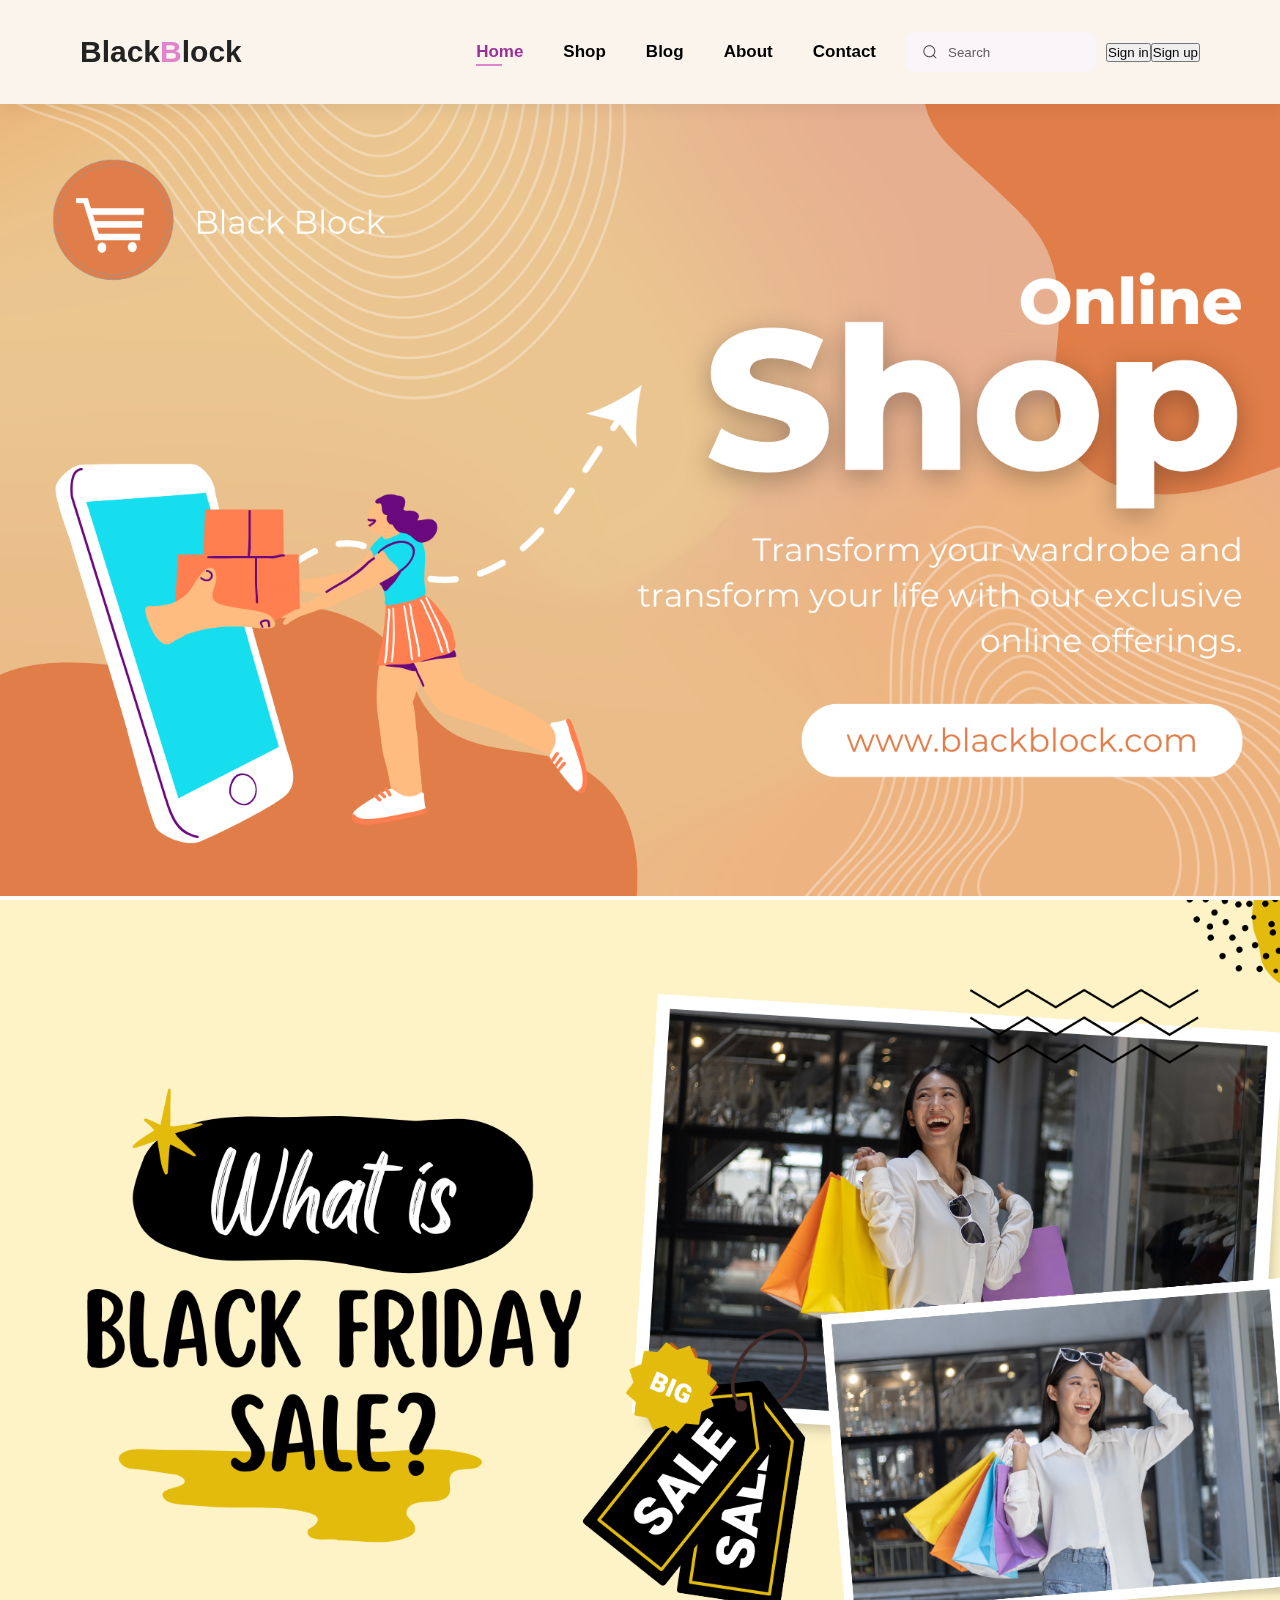
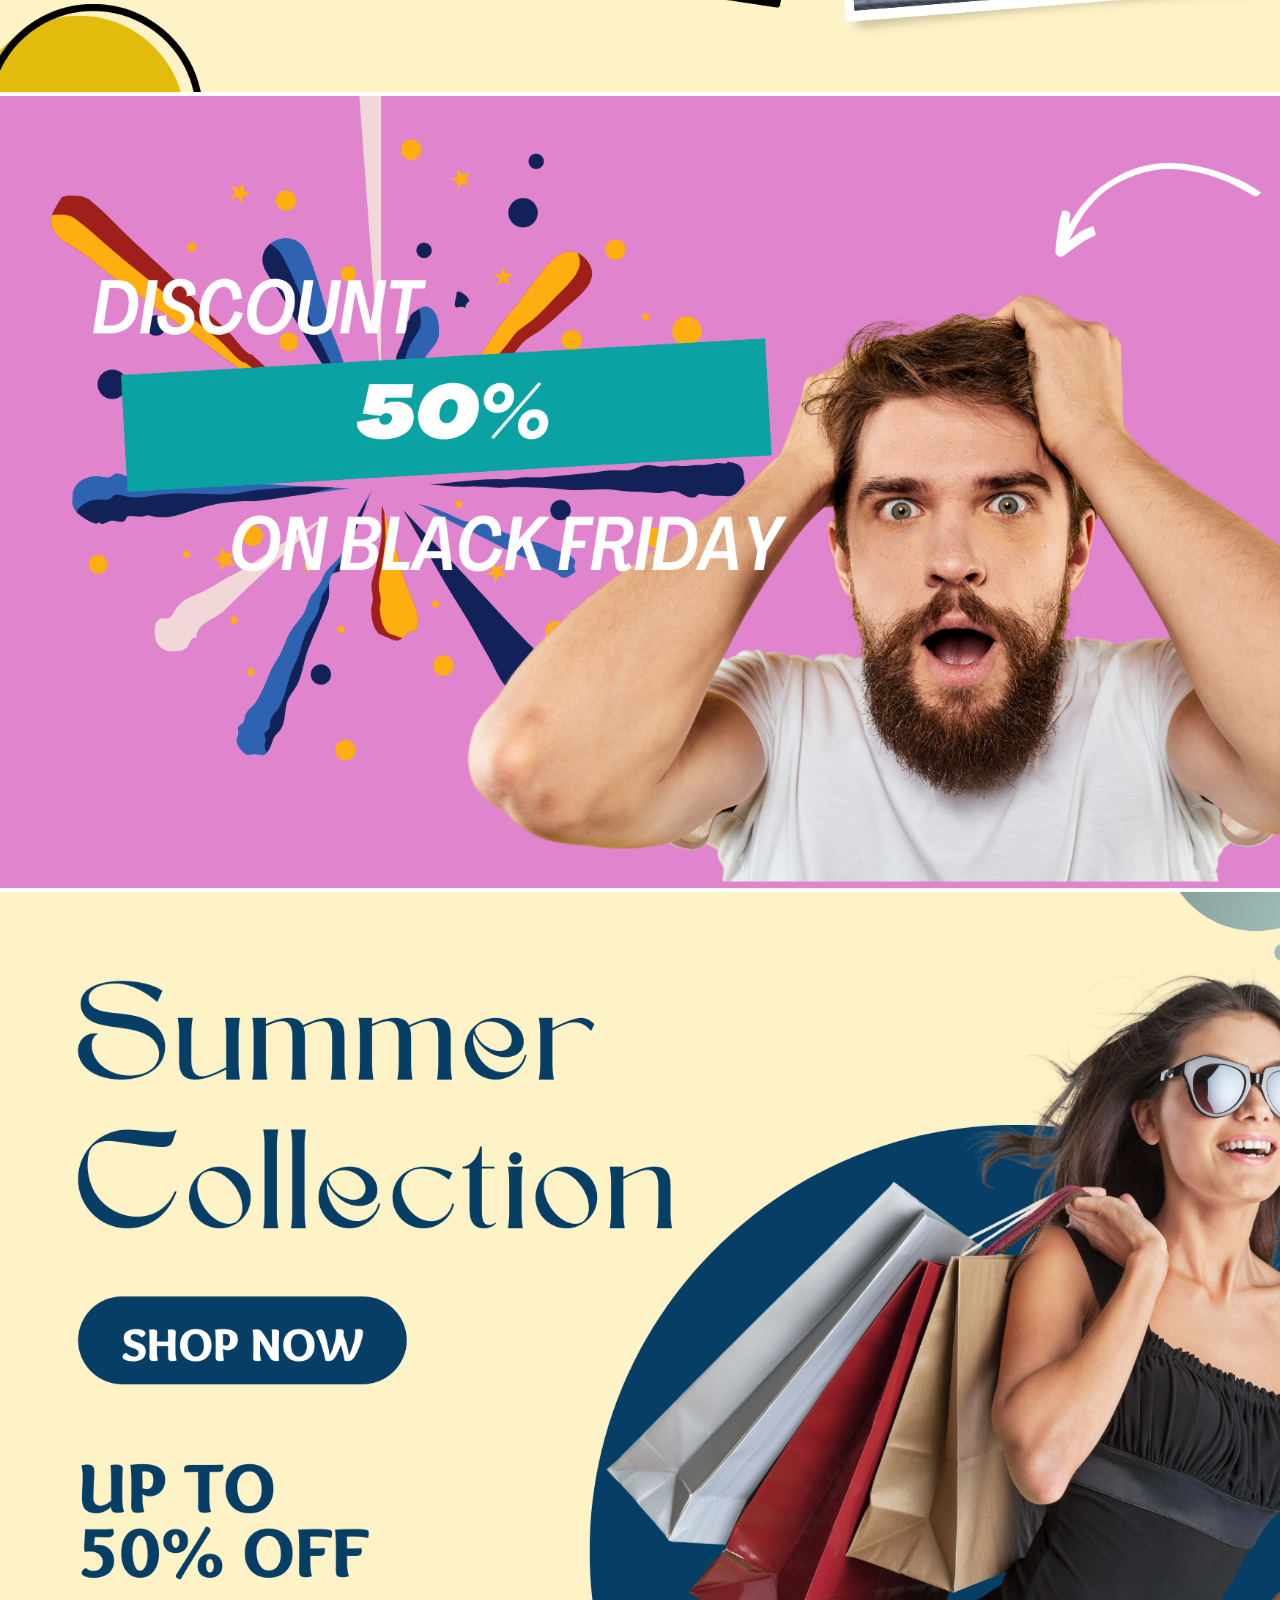
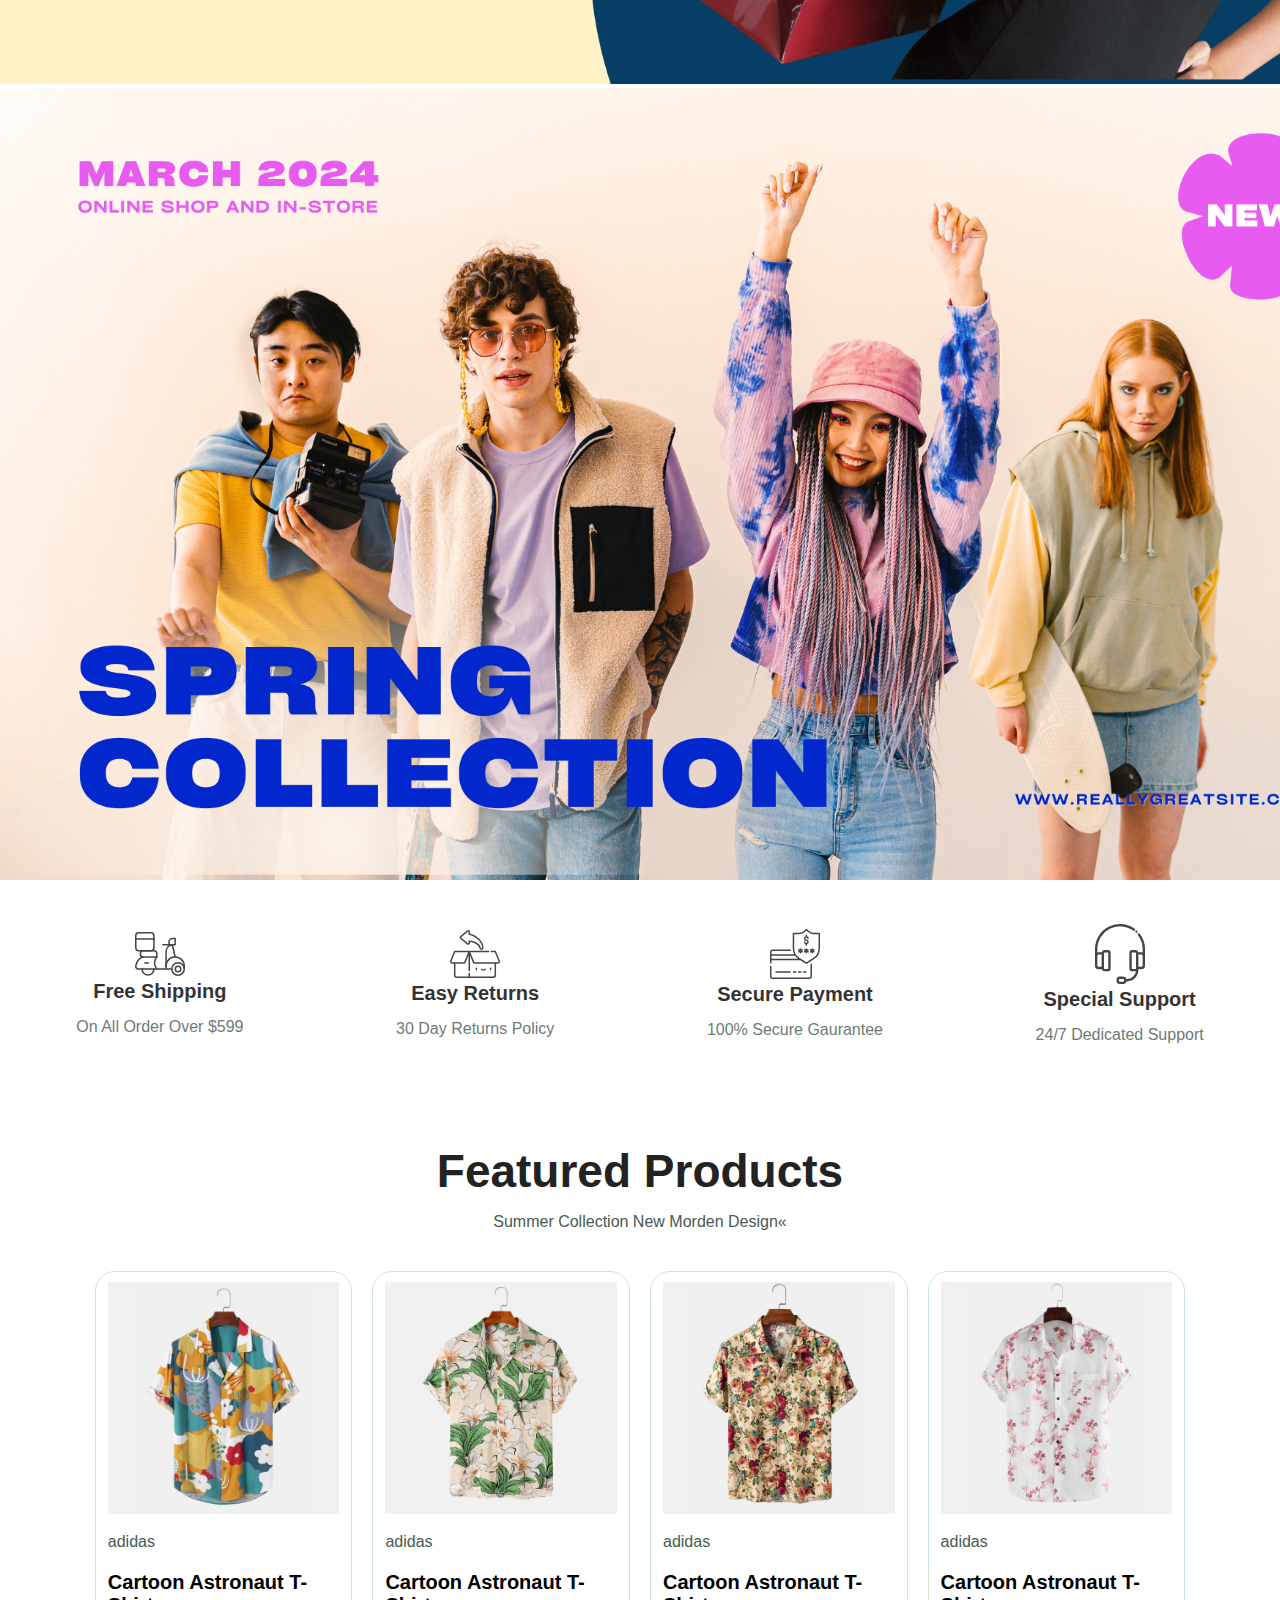
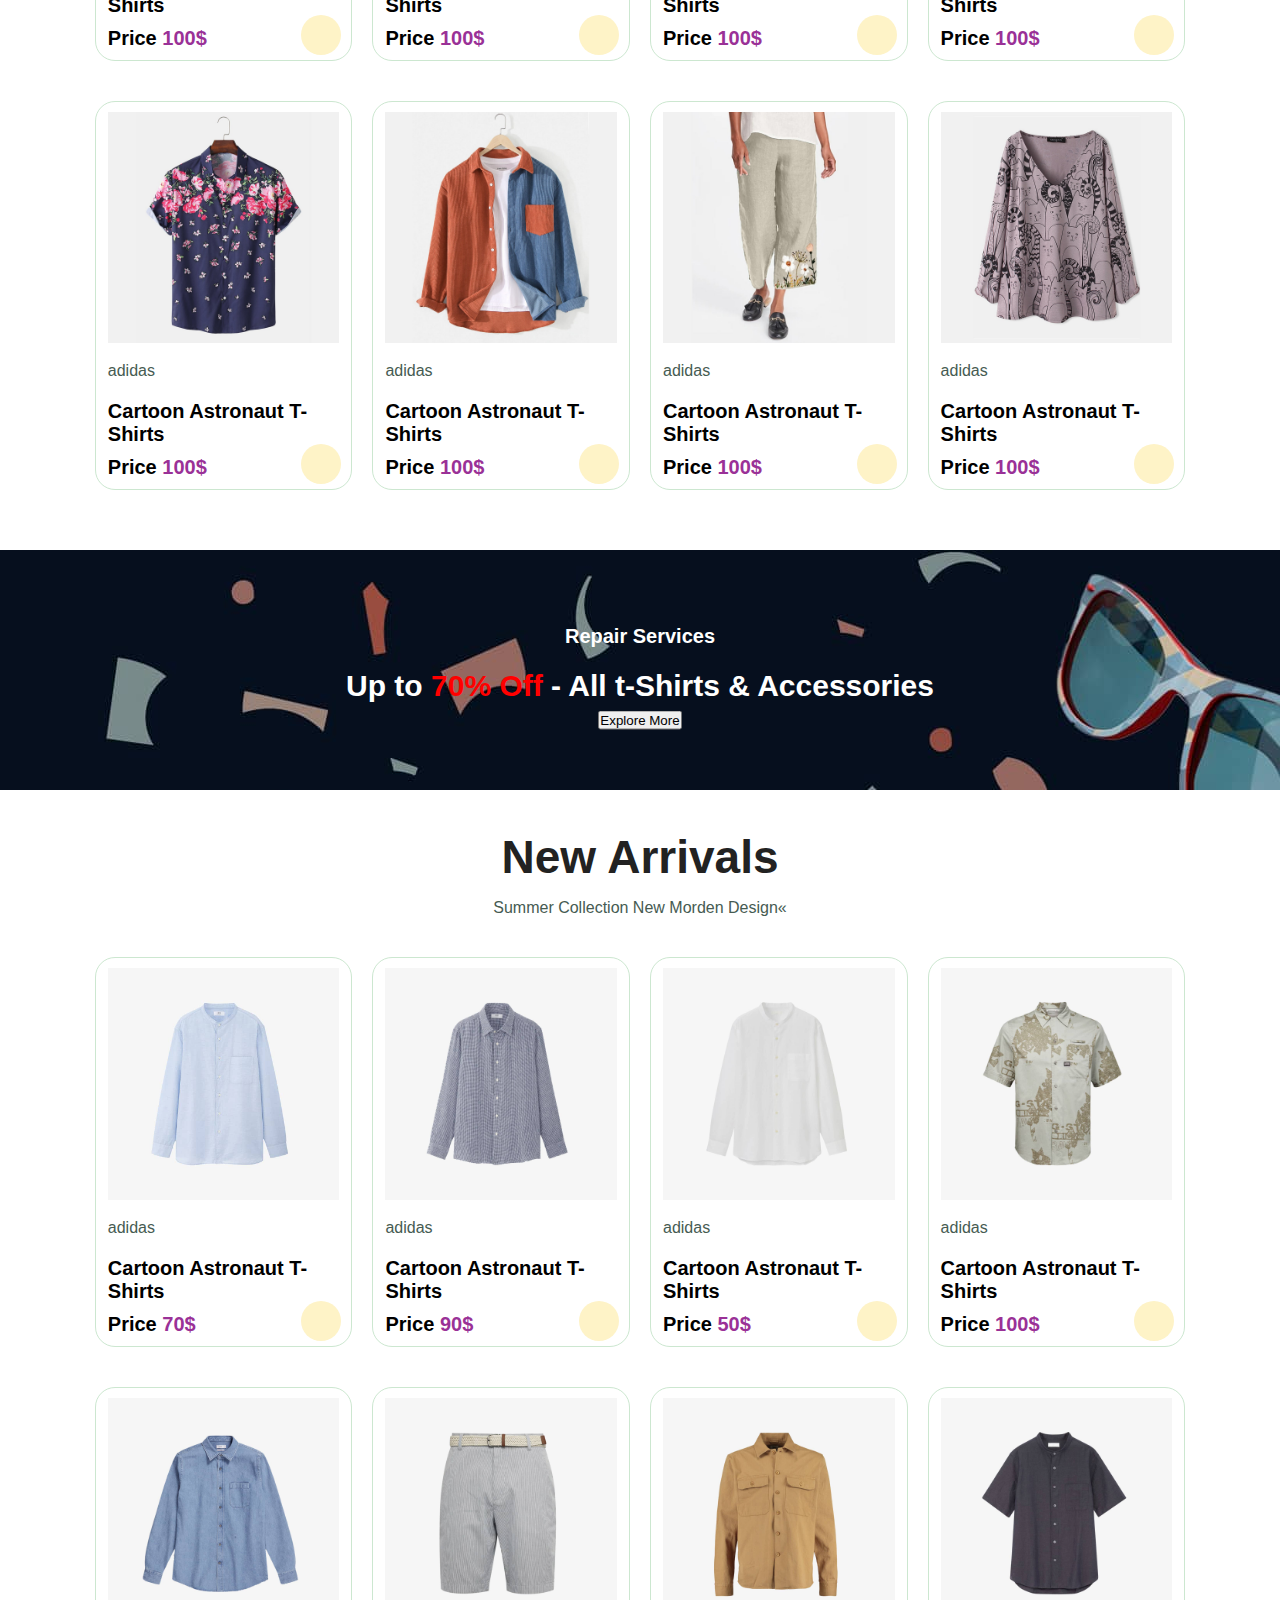
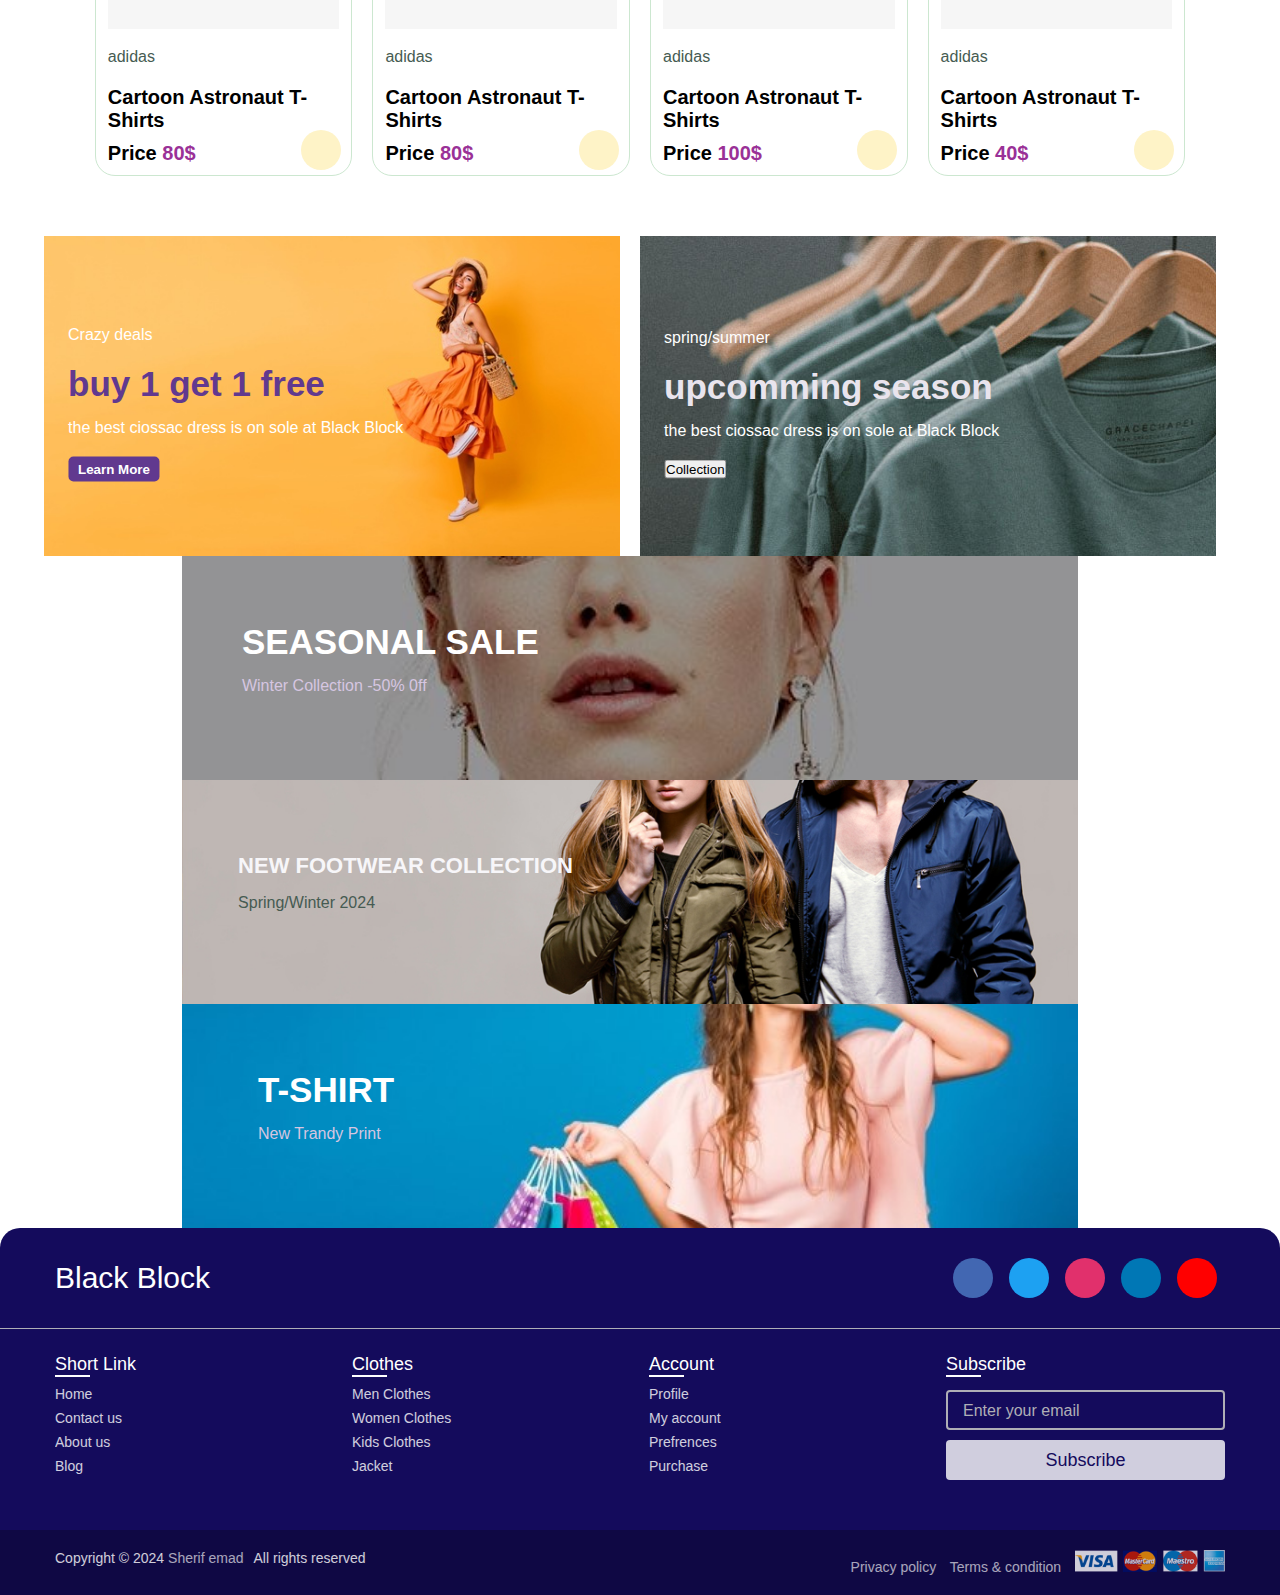
<file: index.html>
<!DOCTYPE html>
<html lang="en">
<head>
    <meta charset="UTF-8">
    <meta name="viewport" content="width=device-width, initial-scale=1.0">
    <title>Black Block</title>
    <link rel="stylesheet" href="css/style.css">
    <!-- Font Awesome -->
    <link rel="stylesheet" href="https://cdnjs.cloudflare.com/ajax/libs/font-awesome/6.5.1/css/all.min.css" integrity="sha512-DTOQO9RWCH3ppGqcWaEA1BIZOC6xxalwEsw9c2QQeAIftl+Vegovlnee1c9QX4TctnWMn13TZye+giMm8e2LwA==" crossorigin="anonymous" referrerpolicy="no-referrer" />
     <!-- bootstrap -->
     <link href="https://cdn.jsdelivr.net/npm/bootstrap@5.3.2/dist/css/bootstrap.min.css" rel="stylesheet" integrity="sha384-T3c6CoIi6uLrA9TneNEoa7RxnatzjcDSCmG1MXxSR1GAsXEV/Dwwykc2MPK8M2HN" crossorigin="anonymous">
     <script src="https://cdn.jsdelivr.net/npm/bootstrap@5.3.2/dist/js/bootstrap.bundle.min.js" integrity="sha384-C6RzsynM9kWDrMNeT87bh95OGNyZPhcTNXj1NW7RuBCsyN/o0jlpcV8Qyq46cDfL" crossorigin="anonymous"></script>

</head>
<body>
    <header>
        <h1 class="logo">Black<span>B</span>lock</h1>
        <nav>
            <ul id="navbar">
                <li><a href="index.html" class="active">Home</a></li>
                <li><a href="shop.html">Shop</a></li>
                <li><a href="blog.html">Blog</a></li>
                <li><a href="about.html">About</a></li>
                <li><a href="contact.html">Contact</a></li>
                <!-- seach -->
                <div class="group">
                  <svg class="icon" aria-hidden="true" viewBox="0 0 24 24"><g><path d="M21.53 20.47l-3.66-3.66C19.195 15.24 20 13.214 20 11c0-4.97-4.03-9-9-9s-9 4.03-9 9 4.03 9 9 9c2.215 0 4.24-.804 5.808-2.13l3.66 3.66c.147.146.34.22.53.22s.385-.073.53-.22c.295-.293.295-.767.002-1.06zM3.5 11c0-4.135 3.365-7.5 7.5-7.5s7.5 3.365 7.5 7.5-3.365 7.5-7.5 7.5-7.5-3.365-7.5-7.5z"></path></g></svg>
                  <input placeholder="Search" type="search" class="input">
                </div>
                <a href="cart.html"><i class="fa-solid fa-cart-shopping"></i></a>
                <!-- sign -->
                <div class="signbtn mx-2">
                  <button type="button" class="btn btn-outline-primary mx-2 signin">Sign in</button>
                  <button type="button" class="btn btn-outline-success signup">Sign up</button>
                </div>
           <!-- //sign -->
            </ul>
           
          </nav>
          <a href="cart.html" class="shop"><i class="fa-solid fa-cart-shopping"></i></a>
          <div class="mobile">
            <i class="fa-solid fa-bars"></i>
          </div>
              
    </header>
<!--  header end -->
<div id="carouselExampleInterval" class="carousel slide" data-bs-ride="carousel">
    <div class="carousel-inner">
      <div class="carousel-item active" data-bs-interval="10000">
        <img src="img/hero.png" class="d-block w-100" alt="..." style="height: 88vh;">
      </div>
      <div class="carousel-item" data-bs-interval="2000">
        <img src="img/hero (1).png" class="d-block w-100" alt="..." style="height: 88vh;">
      </div>
      <div class="carousel-item">
        <img src="img/hero (2).png" class="d-block w-100" alt="..." style="height: 88vh;">
      </div>
      <div class="carousel-item">
        <img src="img/hero (3).png" class="d-block w-100" alt="..." style="height: 88vh;">
      </div>
      <div class="carousel-item">
        <img src="img/hero (4).png" class="d-block w-100" alt="..." style="height: 88vh;">
      </div>
    </div>
    
  </div>
  <!-- hero end -->
  <section class="container featur">
    <div class="feature">
       <img src="img/features/service-icon-1.svg">
       <h3>Free Shipping</h3>
       <p>On All Order Over $599</p>
    </div>
    <div class="feature">
        <img src="img/features/service-icon-2.svg">
        <h3>Easy Returns</h3>
        <p>30 Day Returns Policy</p>
 
     </div>
     <div class="feature">
        <img src="img/features/service-icon-3.svg">
        <h3>Secure Payment</h3>
        <p>100% Secure Gaurantee</p>
 
     </div>
     <div class="feature">
        <img src="img/features/service-icon-4.svg">
        <h3>Special Support</h3>
        <p>24/7 Dedicated Support</p>
 
     </div>

  </section>
  <!-- feature end -->

  <section id="product1" class="section-p1">
    <h2>Featured Products</h2>
    <p>Summer Collection New Morden Design«</p>
    <div class="pro-contaner">
        <div class="pro col-lg-3 col-md-6 col-sm-12">
            <img src="img/products/f1.jpg">
            <div class="descrption">
                <p>adidas</p>
                <h3>Cartoon Astronaut T-Shirts</h3>
                <div class="star">
                    <i class="fa-solid fa-star"></i>
                    <i class="fa-solid fa-star"></i>
                    <i class="fa-solid fa-star"></i>
                    <i class="fa-solid fa-star"></i>
                    <i class="fa-solid fa-star"></i>
                </div>
                <h3>Price <span>100$</span></h3>
                <a href="#"><i class="fa-solid fa-cart-plus"></i></a>

            </div>
        </div>
        <!-- // card -->
        <div class="pro col-lg-3 col-md-6 col-sm-12">
          <img src="img/products/f2.jpg">
          <div class="descrption">
              <p>adidas</p>
              <h3>Cartoon Astronaut T-Shirts</h3>
              <div class="star">
                  <i class="fa-solid fa-star"></i>
                  <i class="fa-solid fa-star"></i>
                  <i class="fa-solid fa-star"></i>
                  <i class="fa-solid fa-star"></i>
                  <i class="fa-solid fa-star"></i>
              </div>
              <h3>Price <span>100$</span></h3>
              <a href="#"><i class="fa-solid fa-cart-plus"></i></a>

          </div>
      </div>
      <!-- //card -->
      <div class="pro col-lg-3 col-md-6 col-sm-12">
        <img src="img/products/f3.jpg">
        <div class="descrption">
            <p>adidas</p>
            <h3>Cartoon Astronaut T-Shirts</h3>
            <div class="star">
                <i class="fa-solid fa-star"></i>
                <i class="fa-solid fa-star"></i>
                <i class="fa-solid fa-star"></i>
                <i class="fa-solid fa-star"></i>
                <i class="fa-solid fa-star"></i>
            </div>
            <h3>Price <span>100$</span></h3>
            <a href="#"><i class="fa-solid fa-cart-plus"></i></a>

        </div>
    </div>
    <!-- //card -->
    <div class="pro col-lg-3 col-md-6 col-sm-12">
      <img src="img/products/f4.jpg">
      <div class="descrption">
          <p>adidas</p>
          <h3>Cartoon Astronaut T-Shirts</h3>
          <div class="star">
              <i class="fa-solid fa-star"></i>
              <i class="fa-solid fa-star"></i>
              <i class="fa-solid fa-star"></i>
              <i class="fa-solid fa-star"></i>
              <i class="fa-solid fa-star"></i>
          </div>
          <h3>Price <span>100$</span></h3>
          <a href="#"><i class="fa-solid fa-cart-plus"></i></a>

      </div>
  </div>
  <!-- //card -->
  <div class="pro col-lg-3 col-md-6 col-sm-12">
    <img src="img/products/f5.jpg">
    <div class="descrption">
        <p>adidas</p>
        <h3>Cartoon Astronaut T-Shirts</h3>
        <div class="star">
            <i class="fa-solid fa-star"></i>
            <i class="fa-solid fa-star"></i>
            <i class="fa-solid fa-star"></i>
            <i class="fa-solid fa-star"></i>
            <i class="fa-solid fa-star"></i>
        </div>
        <h3>Price <span>100$</span></h3>
        <a href="#"><i class="fa-solid fa-cart-plus"></i></a>

    </div>
</div>
<!-- //card -->
<div class="pro col-lg-3 col-md-6 col-sm-12">
  <img src="img/products/f6.jpg">
  <div class="descrption">
      <p>adidas</p>
      <h3>Cartoon Astronaut T-Shirts</h3>
      <div class="star">
          <i class="fa-solid fa-star"></i>
          <i class="fa-solid fa-star"></i>
          <i class="fa-solid fa-star"></i>
          <i class="fa-solid fa-star"></i>
          <i class="fa-solid fa-star"></i>
      </div>
      <h3>Price <span>100$</span></h3>
      <a href="#"><i class="fa-solid fa-cart-plus"></i></a>

  </div>
</div>
<!-- //card -->
<div class="pro col-lg-3 col-md-6 col-sm-12">
  <img src="img/products/f7.jpg">
  <div class="descrption">
      <p>adidas</p>
      <h3>Cartoon Astronaut T-Shirts</h3>
      <div class="star">
          <i class="fa-solid fa-star"></i>
          <i class="fa-solid fa-star"></i>
          <i class="fa-solid fa-star"></i>
          <i class="fa-solid fa-star"></i>
          <i class="fa-solid fa-star"></i>
      </div>
      <h3>Price <span>100$</span></h3>
      <a href="#"><i class="fa-solid fa-cart-plus"></i></a>

  </div>
</div>
<!-- //card -->
<div class="pro col-lg-3 col-md-6 col-sm-12">
  <img src="img/products/f8.jpg">
  <div class="descrption">
      <p>adidas</p>
      <h3>Cartoon Astronaut T-Shirts</h3>
      <div class="star">
          <i class="fa-solid fa-star"></i>
          <i class="fa-solid fa-star"></i>
          <i class="fa-solid fa-star"></i>
          <i class="fa-solid fa-star"></i>
          <i class="fa-solid fa-star"></i>
      </div>
      <h3>Price <span>100$</span></h3>
      <a href="#"><i class="fa-solid fa-cart-plus"></i></a>

  </div>
</div>
<!-- //card -->
    </div>
  </section>
  <!-- banner -->
  <section id="banner">
    <div class="bancontant">
   <h4>Repair Services</h4>
   <h3> Up to <span>70% Off</span>  - All t-Shirts & Accessories</h3>
   <button type="button" class="btn btn-outline-light mb-4">Explore More</button>
     </div>
  </section>
  <!-- //banner -->

  <!-- new  -->
  <section id="product1" class="section-p1">
    <h2>New Arrivals</h2>
    <p>Summer Collection New Morden Design«</p>
    <div class="pro-contaner">
        <div class="pro col-lg-3 col-md-6 col-sm-12">
            <img src="img/products/n1.jpg">
            <div class="descrption">
                <p>adidas</p>
                <h3>Cartoon Astronaut T-Shirts</h3>
                <div class="star">
                    <i class="fa-solid fa-star"></i>
                    <i class="fa-solid fa-star"></i>
                    <i class="fa-solid fa-star"></i>
                    <i class="fa-solid fa-star"></i>
                    <i class="fa-solid fa-star"></i>
                </div>
                <h3>Price <span>70$</span></h3>
                <a href="#"><i class="fa-solid fa-cart-plus"></i></a>

            </div>
        </div>
        <!-- // card -->
        <div class="pro col-lg-3 col-md-6 col-sm-12">
          <img src="img/products/n2.jpg">
          <div class="descrption">
              <p>adidas</p>
              <h3>Cartoon Astronaut T-Shirts</h3>
              <div class="star">
                  <i class="fa-solid fa-star"></i>
                  <i class="fa-solid fa-star"></i>
                  <i class="fa-solid fa-star"></i>
                  <i class="fa-solid fa-star"></i>
                  <i class="fa-solid fa-star"></i>
              </div>
              <h3>Price <span>90$</span></h3>
              <a href="#"><i class="fa-solid fa-cart-plus"></i></a>

          </div>
      </div>
      <!-- //card -->
      <div class="pro col-lg-3 col-md-6 col-sm-12">
        <img src="img/products/n3.jpg">
        <div class="descrption">
            <p>adidas</p>
            <h3>Cartoon Astronaut T-Shirts</h3>
            <div class="star">
                <i class="fa-solid fa-star"></i>
                <i class="fa-solid fa-star"></i>
                <i class="fa-solid fa-star"></i>
                <i class="fa-solid fa-star"></i>
                <i class="fa-solid fa-star"></i>
            </div>
            <h3>Price <span>50$</span></h3>
            <a href="#"><i class="fa-solid fa-cart-plus"></i></a>

        </div>
    </div>
    <!-- //card -->
    <div class="pro col-lg-3 col-md-6 col-sm-12">
      <img src="img/products/n4.jpg">
      <div class="descrption">
          <p>adidas</p>
          <h3>Cartoon Astronaut T-Shirts</h3>
          <div class="star">
              <i class="fa-solid fa-star"></i>
              <i class="fa-solid fa-star"></i>
              <i class="fa-solid fa-star"></i>
              <i class="fa-solid fa-star"></i>
              <i class="fa-solid fa-star"></i>
          </div>
          <h3>Price <span>100$</span></h3>
          <a href="#"><i class="fa-solid fa-cart-plus"></i></a>

      </div>
  </div>
  <!-- //card -->
  <div class="pro col-lg-3 col-md-6 col-sm-12">
    <img src="img/products/n5.jpg">
    <div class="descrption">
        <p>adidas</p>
        <h3>Cartoon Astronaut T-Shirts</h3>
        <div class="star">
            <i class="fa-solid fa-star"></i>
            <i class="fa-solid fa-star"></i>
            <i class="fa-solid fa-star"></i>
            <i class="fa-solid fa-star"></i>
            <i class="fa-solid fa-star"></i>
        </div>
        <h3>Price <span>80$</span></h3>
        <a href="#"><i class="fa-solid fa-cart-plus"></i></a>

    </div>
</div>
<!-- // card -->
<div class="pro col-lg-3 col-md-6 col-sm-12">
  <img src="img/products/n6.jpg">
  <div class="descrption">
      <p>adidas</p>
      <h3>Cartoon Astronaut T-Shirts</h3>
      <div class="star">
          <i class="fa-solid fa-star"></i>
          <i class="fa-solid fa-star"></i>
          <i class="fa-solid fa-star"></i>
          <i class="fa-solid fa-star"></i>
          <i class="fa-solid fa-star"></i>
      </div>
      <h3>Price <span>80$</span></h3>
      <a href="#"><i class="fa-solid fa-cart-plus"></i></a>

  </div>
</div>
<!-- //card -->
<div class="pro col-lg-3 col-md-6 col-sm-12">
<img src="img/products/n7.jpg">
<div class="descrption">
    <p>adidas</p>
    <h3>Cartoon Astronaut T-Shirts</h3>
    <div class="star">
        <i class="fa-solid fa-star"></i>
        <i class="fa-solid fa-star"></i>
        <i class="fa-solid fa-star"></i>
        <i class="fa-solid fa-star"></i>
        <i class="fa-solid fa-star"></i>
    </div>
    <h3>Price <span>100$</span></h3>
    <a href="#"><i class="fa-solid fa-cart-plus"></i></a>

</div>
</div>
<!-- //card -->
<div class="pro col-lg-3 col-md-6 col-sm-12">
<img src="img/products/n8.jpg">
<div class="descrption">
  <p>adidas</p>
  <h3>Cartoon Astronaut T-Shirts</h3>
  <div class="star">
      <i class="fa-solid fa-star"></i>
      <i class="fa-solid fa-star"></i>
      <i class="fa-solid fa-star"></i>
      <i class="fa-solid fa-star"></i>
      <i class="fa-solid fa-star"></i>
  </div>
  <h3>Price <span>40$</span></h3>
  <a href="#"><i class="fa-solid fa-cart-plus"></i></a>

</div>
</div>
    </div>
  </section>
  <!-- // new -->

  <!-- banner 2 -->
  <section class="banner2">
    <div class="container py-5 text-center bann2">
      <div class="banncard mb-4">
        <div class="contbann">
        <p>Crazy deals</p>
        <h3>buy 1 get 1 free</h3>
        <p>the best ciossac dress is on sole at Black Block</p>
        <button type="button">Learn More</button>
      </div>
      </div>

      <div class="banncard1">
        <div class="contbann1">
        <p>spring/summer</p>
        <h3>upcomming season</h3>
        <p>the best ciossac dress is on sole at Black Block</p>
        <button type="button" class="btn btn-outline-light">Collection</button>
      </div>
      </div>

    </div>
    <div class="container py-5 text-center bann3">
      <div class="banncard2 mb-4 col-lg-3 col-sm-12">
        <div class="contbann2">
        <h3>SEASONAL SALE</h3>
        <p>Winter Collection -50% 0ff</p>
      </div>
      </div>

      <div class="banncard3 mb-4 col-lg-3 col-sm-12">
        <div class="contbann3">
        <h3>NEW FOOTWEAR COLLECTION</h3>
        <p>Spring/Winter 2024</p>
      </div>
      </div>

      <div class="banncard4 mb-4 col-lg-3 col-sm-12">
        <div class="contbann2">
        <h3>T-SHIRT</h3>
        <p>New Trandy Print</p>
      </div>
      </div>

    </div>
  </section>
   <!-- //banner 2 -->
   <footer>
    <div class="content">
      <div class="top">
        <div class="logo-details">
          <i class="fab fa-slack"></i>
          <span class="logo_name">Black Block</span>
        </div>
        <div class="media-icons">
          <a href="#"><i class="fab fa-facebook-f"></i></a>
          <a href="#"><i class="fab fa-twitter"></i></a>
          <a href="#"><i class="fab fa-instagram"></i></a>
          <a href="#"><i class="fab fa-linkedin-in"></i></a>
          <a href="#"><i class="fab fa-youtube"></i></a>
        </div>
      </div>
      <div class="link-boxes">
        <ul class="box">
          <li class="link_name">Short Link</li>
          <li><a href="index.html">Home</a></li>
          <li><a href="contact.html">Contact us</a></li>
          <li><a href="about.html">About us</a></li>
          <li><a href="blog.html">Blog</a></li>
        </ul>
        <ul class="box">
          <li class="link_name">Clothes</li>
          <li><a href="#">Men Clothes</a></li>
          <li><a href="#">Women Clothes</a></li>
          <li><a href="#">Kids Clothes</a></li>
          <li><a href="#">Jacket</a></li>
        </ul>
        <ul class="box">
          <li class="link_name">Account</li>
          <li><a href="#">Profile</a></li>
          <li><a href="#">My account</a></li>
          <li><a href="#">Prefrences</a></li>
          <li><a href="#">Purchase</a></li>
        </ul>
        <ul class="box input-box">
          <li class="link_name">Subscribe</li>
          <li><input type="text" placeholder="Enter your email"></li>
          <li><input type="button" value="Subscribe"></li>
        </ul>
      </div>

    </div>
    <div class="bottom-details">
      <div class="bottom_text">
        <span class="copyright_text">Copyright © 2024 <a href="https://github.com/sherifemad10">Sherif emad</a>All rights reserved</span>
        <span class="policy_terms">
          <a href="#">Privacy policy</a>
          <a href="#">Terms & condition</a>
          <img src="img/pay/pay.png" class="pay">
        </span>
      </div>
    </div>
  </footer>


    <script src="js/main.js"></script>
</body>
</html>
</file>
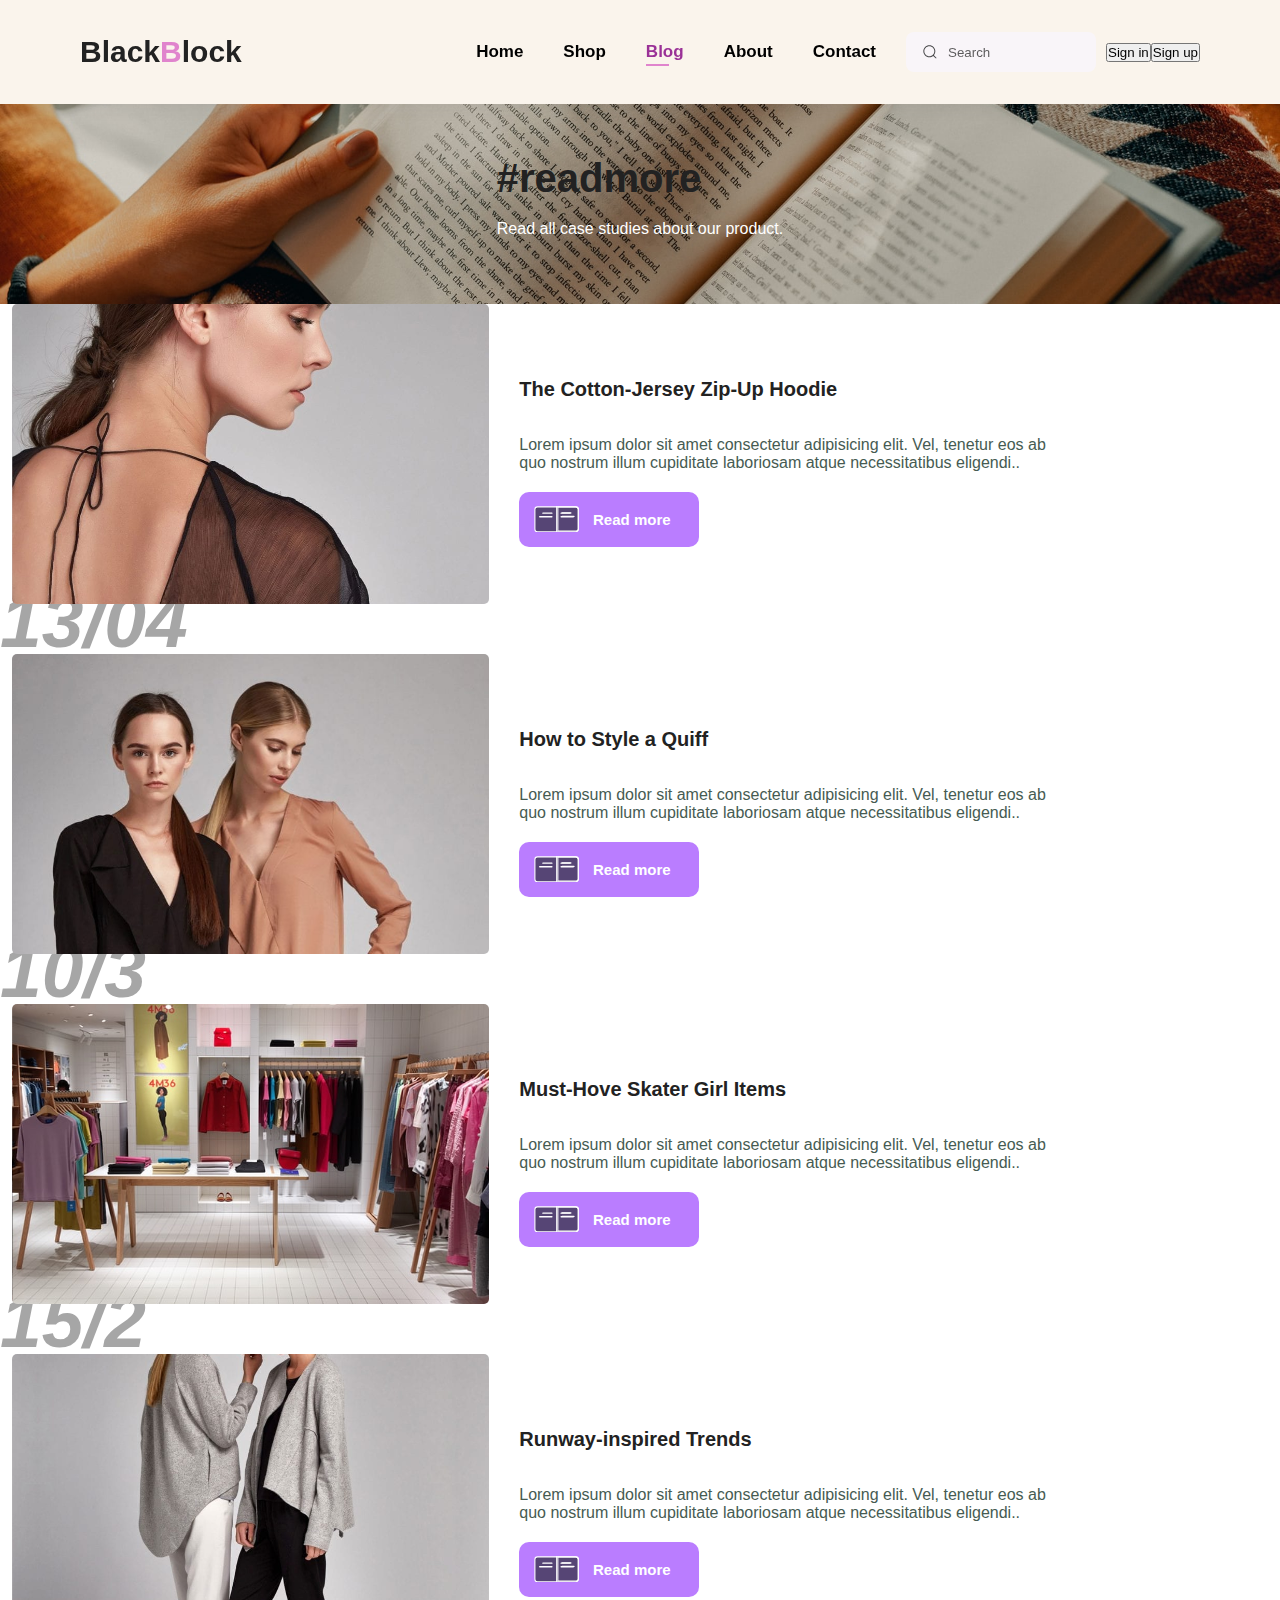
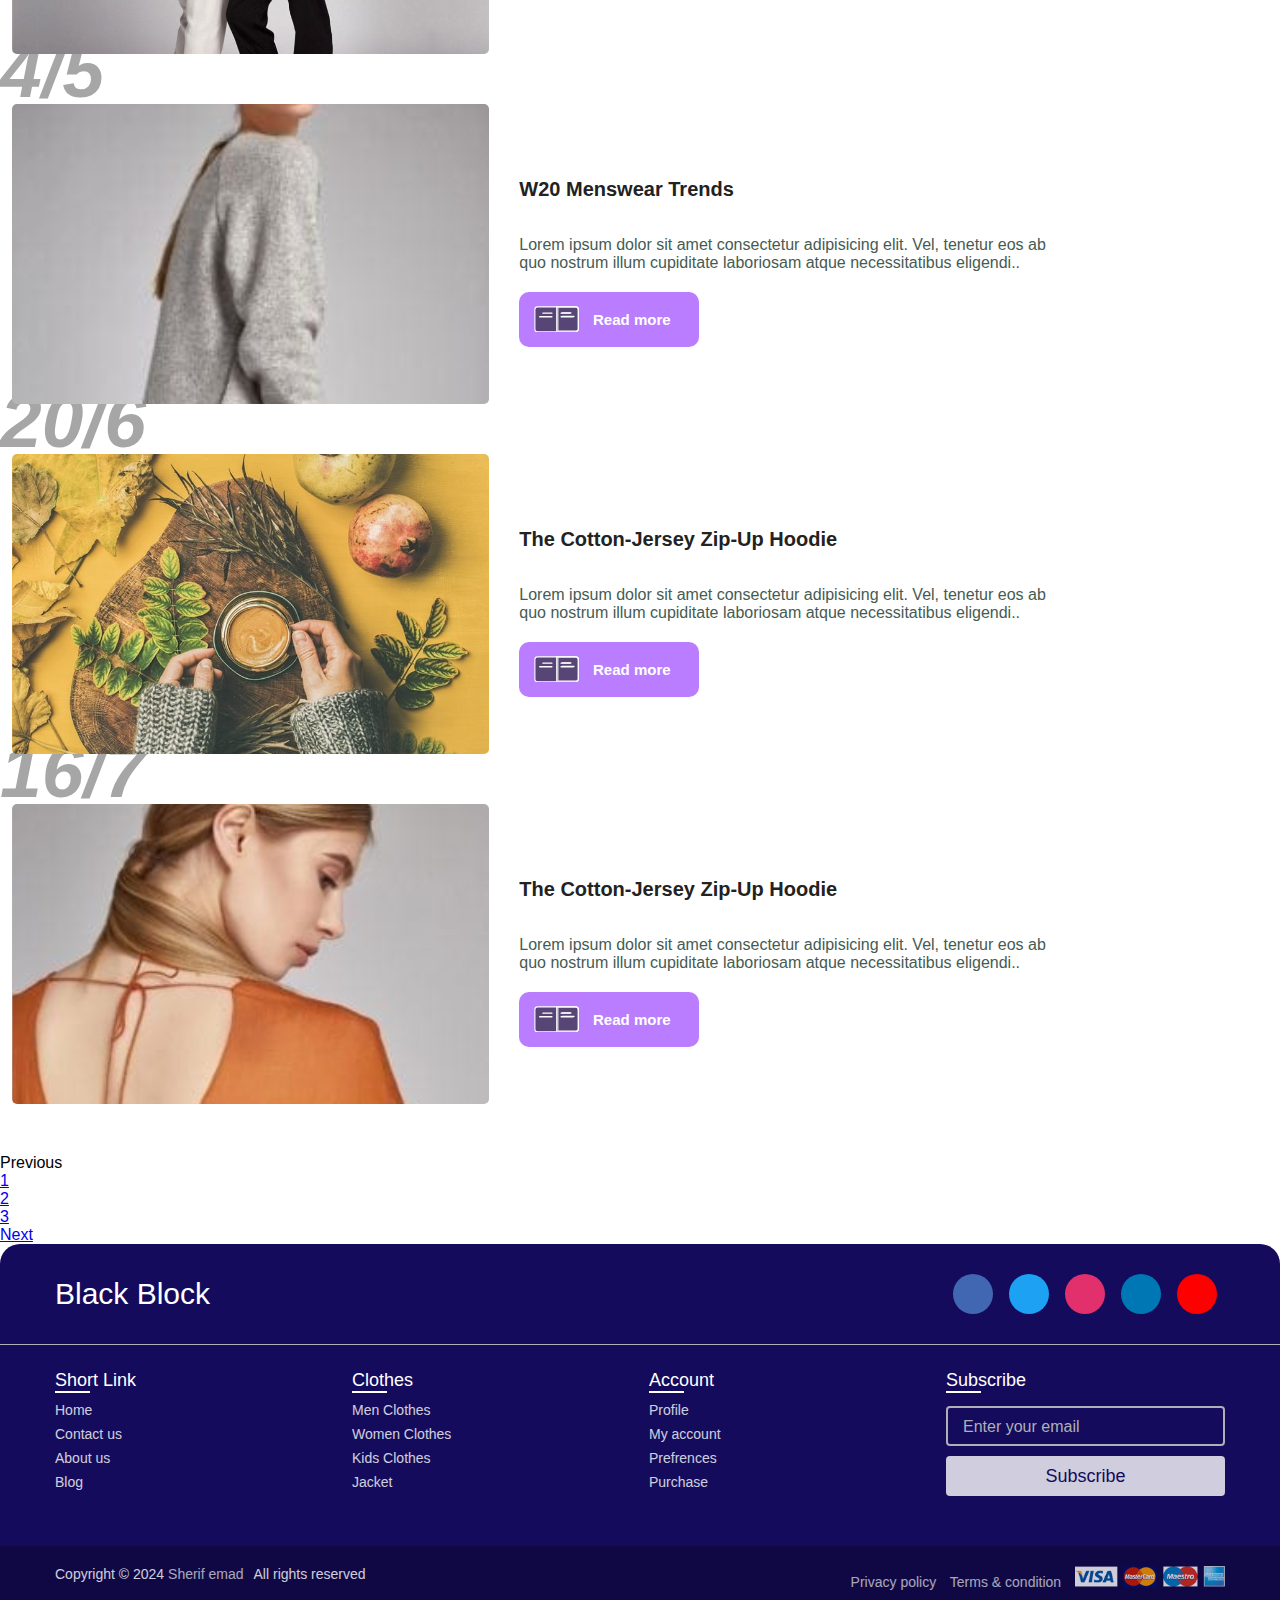
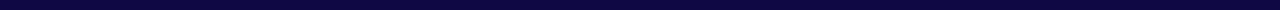
<file: blog.html>
<!DOCTYPE html>
<html lang="en">
<head>
    <meta charset="UTF-8">
    <meta name="viewport" content="width=device-width, initial-scale=1.0">
    <title>Black Block</title>
    <link rel="stylesheet" href="css/style.css">
    <link rel="stylesheet" href="css/blog.css">
    <!-- Font Awesome -->
    <link rel="stylesheet" href="https://cdnjs.cloudflare.com/ajax/libs/font-awesome/6.5.1/css/all.min.css" integrity="sha512-DTOQO9RWCH3ppGqcWaEA1BIZOC6xxalwEsw9c2QQeAIftl+Vegovlnee1c9QX4TctnWMn13TZye+giMm8e2LwA==" crossorigin="anonymous" referrerpolicy="no-referrer" />
     <!-- bootstrap -->
     <link href="https://cdn.jsdelivr.net/npm/bootstrap@5.3.2/dist/css/bootstrap.min.css" rel="stylesheet" integrity="sha384-T3c6CoIi6uLrA9TneNEoa7RxnatzjcDSCmG1MXxSR1GAsXEV/Dwwykc2MPK8M2HN" crossorigin="anonymous">
     <script src="https://cdn.jsdelivr.net/npm/bootstrap@5.3.2/dist/js/bootstrap.bundle.min.js" integrity="sha384-C6RzsynM9kWDrMNeT87bh95OGNyZPhcTNXj1NW7RuBCsyN/o0jlpcV8Qyq46cDfL" crossorigin="anonymous"></script>

</head>
<body>
    <header>
        <h1 class="logo">Black<span>B</span>lock</h1>
        <nav>
            <ul id="navbar">
                <li><a href="index.html">Home</a></li>
                <li><a href="shop.html">Shop</a></li>
                <li><a href="blog.html" class="active">Blog</a></li>
                <li><a href="about.html">About</a></li>
                <li><a href="contact.html">Contact</a></li>
                <!-- seach -->
                <div class="group">
                  <svg class="icon" aria-hidden="true" viewBox="0 0 24 24"><g><path d="M21.53 20.47l-3.66-3.66C19.195 15.24 20 13.214 20 11c0-4.97-4.03-9-9-9s-9 4.03-9 9 4.03 9 9 9c2.215 0 4.24-.804 5.808-2.13l3.66 3.66c.147.146.34.22.53.22s.385-.073.53-.22c.295-.293.295-.767.002-1.06zM3.5 11c0-4.135 3.365-7.5 7.5-7.5s7.5 3.365 7.5 7.5-3.365 7.5-7.5 7.5-7.5-3.365-7.5-7.5z"></path></g></svg>
                  <input placeholder="Search" type="search" class="input">
                </div>
                <a href="cart.html"><i class="fa-solid fa-cart-shopping"></i></a>
                <!-- sign -->
                <div class="signbtn mx-2">
                  <button type="button" class="btn btn-outline-primary mx-2 signin">Sign in</button>
                  <button type="button" class="btn btn-outline-success signup">Sign up</button>
                </div>
           <!-- //sign -->
            </ul>
           
          </nav>
          <a href="cart.html" class="shop"><i class="fa-solid fa-cart-shopping"></i></a>
          <div class="mobile">
            <i class="fa-solid fa-bars"></i>
          </div>
              
    </header>
<!--  header end -->

<section>
    <div class="blogbann w-100">
        <div class="blodtban">
          <h2>#readmore</h2>
          <p>Read all case studies  about our product.</p>
        </div>
    </div>
</section>
<!-- //shop banner -->
<section  class="container py-5 my-4 blogcon">
    <div class="blog1">
    <div class="data">
        <h2>13/1</h2>
    </div>
    <div class="block1">
        <div class="blokimg">
        
    </div>
        <div class="textblog">
            <h2>The Cotton-Jersey Zip-Up Hoodie</h2>
            <p>Lorem ipsum dolor sit amet consectetur adipisicing elit. Vel, tenetur eos ab quo nostrum illum cupiditate laboriosam atque necessitatibus eligendi..</p>
            <button class="readmore-btn">
                <span class="book-wrapper">
                  <svg
                    xmlns="http://www.w3.org/2000/svg"
                    fill="rgb(86, 69, 117)"
                    viewBox="0 0 126 75"
                    class="book"
                  >
                    <rect
                      stroke-width="3"
                      stroke="#fff"
                      rx="7.5"
                      height="70"
                      width="121"
                      y="2.5"
                      x="2.5"
                    ></rect>
                    <line stroke-width="3" stroke="#fff" y2="75" x2="63.5" x1="63.5"></line>
                    <path
                      stroke-linecap="round"
                      stroke-width="4"
                      stroke="#fff"
                      d="M25 20H50"
                    ></path>
                    <path
                      stroke-linecap="round"
                      stroke-width="4"
                      stroke="#fff"
                      d="M101 20H76"
                    ></path>
                    <path
                      stroke-linecap="round"
                      stroke-width="4"
                      stroke="#fff"
                      d="M16 30L50 30"
                    ></path>
                    <path
                      stroke-linecap="round"
                      stroke-width="4"
                      stroke="#fff"
                      d="M110 30L76 30"
                    ></path>
                  </svg>
              
                  <svg
                    xmlns="http://www.w3.org/2000/svg"
                    fill="none"
                    viewBox="0 0 65 75"
                    class="book-page"
                  >
                    <path
                      stroke-linecap="round"
                      stroke-width="4"
                      stroke="#fff"
                      d="M40 20H15"
                    ></path>
                    <path
                      stroke-linecap="round"
                      stroke-width="4"
                      stroke="#fff"
                      d="M49 30L15 30"
                    ></path>
                    <path
                      stroke-width="3"
                      stroke="#fff"
                      d="M2.5 2.5H55C59.1421 2.5 62.5 5.85786 62.5 10V65C62.5 69.1421 59.1421 72.5 55 72.5H2.5V2.5Z"
                    ></path>
                  </svg>
                </span>
                <span class="text"> Read more </span>
              </button>
              
        </div>

    </div>
</div>
    <!-- //block1 -->

    <div class="blog1">

    <div class="data">
        <h2>13/04</h2>
    </div>
    <div class="block1">
        <div class="blokimg1">
        
    </div>
        <div class="textblog">
            <h2>How to Style a Quiff</h2>
            <p>Lorem ipsum dolor sit amet consectetur adipisicing elit. Vel, tenetur eos ab quo nostrum illum cupiditate laboriosam atque necessitatibus eligendi..</p>
            <button class="readmore-btn">
                <span class="book-wrapper">
                  <svg
                    xmlns="http://www.w3.org/2000/svg"
                    fill="rgb(86, 69, 117)"
                    viewBox="0 0 126 75"
                    class="book"
                  >
                    <rect
                      stroke-width="3"
                      stroke="#fff"
                      rx="7.5"
                      height="70"
                      width="121"
                      y="2.5"
                      x="2.5"
                    ></rect>
                    <line stroke-width="3" stroke="#fff" y2="75" x2="63.5" x1="63.5"></line>
                    <path
                      stroke-linecap="round"
                      stroke-width="4"
                      stroke="#fff"
                      d="M25 20H50"
                    ></path>
                    <path
                      stroke-linecap="round"
                      stroke-width="4"
                      stroke="#fff"
                      d="M101 20H76"
                    ></path>
                    <path
                      stroke-linecap="round"
                      stroke-width="4"
                      stroke="#fff"
                      d="M16 30L50 30"
                    ></path>
                    <path
                      stroke-linecap="round"
                      stroke-width="4"
                      stroke="#fff"
                      d="M110 30L76 30"
                    ></path>
                  </svg>
              
                  <svg
                    xmlns="http://www.w3.org/2000/svg"
                    fill="none"
                    viewBox="0 0 65 75"
                    class="book-page"
                  >
                    <path
                      stroke-linecap="round"
                      stroke-width="4"
                      stroke="#fff"
                      d="M40 20H15"
                    ></path>
                    <path
                      stroke-linecap="round"
                      stroke-width="4"
                      stroke="#fff"
                      d="M49 30L15 30"
                    ></path>
                    <path
                      stroke-width="3"
                      stroke="#fff"
                      d="M2.5 2.5H55C59.1421 2.5 62.5 5.85786 62.5 10V65C62.5 69.1421 59.1421 72.5 55 72.5H2.5V2.5Z"
                    ></path>
                  </svg>
                </span>
                <span class="text"> Read more </span>
              </button>
              
        </div>

    </div>
    </div>
    <!-- //block2 -->
    <div class="blog1">

    <div class="data">
        <h2>10/3</h2>
    </div>
    <div class="block1">
        <div class="blokimg2">
        
    </div>
        <div class="textblog">
            <h2>Must-Hove Skater Girl Items</h2>
            <p>Lorem ipsum dolor sit amet consectetur adipisicing elit. Vel, tenetur eos ab quo nostrum illum cupiditate laboriosam atque necessitatibus eligendi..</p>
            <button class="readmore-btn">
                <span class="book-wrapper">
                  <svg
                    xmlns="http://www.w3.org/2000/svg"
                    fill="rgb(86, 69, 117)"
                    viewBox="0 0 126 75"
                    class="book"
                  >
                    <rect
                      stroke-width="3"
                      stroke="#fff"
                      rx="7.5"
                      height="70"
                      width="121"
                      y="2.5"
                      x="2.5"
                    ></rect>
                    <line stroke-width="3" stroke="#fff" y2="75" x2="63.5" x1="63.5"></line>
                    <path
                      stroke-linecap="round"
                      stroke-width="4"
                      stroke="#fff"
                      d="M25 20H50"
                    ></path>
                    <path
                      stroke-linecap="round"
                      stroke-width="4"
                      stroke="#fff"
                      d="M101 20H76"
                    ></path>
                    <path
                      stroke-linecap="round"
                      stroke-width="4"
                      stroke="#fff"
                      d="M16 30L50 30"
                    ></path>
                    <path
                      stroke-linecap="round"
                      stroke-width="4"
                      stroke="#fff"
                      d="M110 30L76 30"
                    ></path>
                  </svg>
              
                  <svg
                    xmlns="http://www.w3.org/2000/svg"
                    fill="none"
                    viewBox="0 0 65 75"
                    class="book-page"
                  >
                    <path
                      stroke-linecap="round"
                      stroke-width="4"
                      stroke="#fff"
                      d="M40 20H15"
                    ></path>
                    <path
                      stroke-linecap="round"
                      stroke-width="4"
                      stroke="#fff"
                      d="M49 30L15 30"
                    ></path>
                    <path
                      stroke-width="3"
                      stroke="#fff"
                      d="M2.5 2.5H55C59.1421 2.5 62.5 5.85786 62.5 10V65C62.5 69.1421 59.1421 72.5 55 72.5H2.5V2.5Z"
                    ></path>
                  </svg>
                </span>
                <span class="text"> Read more </span>
              </button>
              
        </div>

    </div>
    </div>
    <!-- //block3 -->
    <div class="blog1">

    <div class="data">
        <h2>15/2</h2>
    </div>
    <div class="block1">
        <div class="blokimg3">
        
    </div>
        <div class="textblog">
            <h2>Runway-inspired Trends</h2>
            <p>Lorem ipsum dolor sit amet consectetur adipisicing elit. Vel, tenetur eos ab quo nostrum illum cupiditate laboriosam atque necessitatibus eligendi..</p>
            <button class="readmore-btn">
                <span class="book-wrapper">
                  <svg
                    xmlns="http://www.w3.org/2000/svg"
                    fill="rgb(86, 69, 117)"
                    viewBox="0 0 126 75"
                    class="book"
                  >
                    <rect
                      stroke-width="3"
                      stroke="#fff"
                      rx="7.5"
                      height="70"
                      width="121"
                      y="2.5"
                      x="2.5"
                    ></rect>
                    <line stroke-width="3" stroke="#fff" y2="75" x2="63.5" x1="63.5"></line>
                    <path
                      stroke-linecap="round"
                      stroke-width="4"
                      stroke="#fff"
                      d="M25 20H50"
                    ></path>
                    <path
                      stroke-linecap="round"
                      stroke-width="4"
                      stroke="#fff"
                      d="M101 20H76"
                    ></path>
                    <path
                      stroke-linecap="round"
                      stroke-width="4"
                      stroke="#fff"
                      d="M16 30L50 30"
                    ></path>
                    <path
                      stroke-linecap="round"
                      stroke-width="4"
                      stroke="#fff"
                      d="M110 30L76 30"
                    ></path>
                  </svg>
              
                  <svg
                    xmlns="http://www.w3.org/2000/svg"
                    fill="none"
                    viewBox="0 0 65 75"
                    class="book-page"
                  >
                    <path
                      stroke-linecap="round"
                      stroke-width="4"
                      stroke="#fff"
                      d="M40 20H15"
                    ></path>
                    <path
                      stroke-linecap="round"
                      stroke-width="4"
                      stroke="#fff"
                      d="M49 30L15 30"
                    ></path>
                    <path
                      stroke-width="3"
                      stroke="#fff"
                      d="M2.5 2.5H55C59.1421 2.5 62.5 5.85786 62.5 10V65C62.5 69.1421 59.1421 72.5 55 72.5H2.5V2.5Z"
                    ></path>
                  </svg>
                </span>
                <span class="text"> Read more </span>
              </button>
              
        </div>

    </div>
    </div>
    <!-- //block4 -->
    <div class="blog1">

    <div class="data">
        <h2>4/5</h2>
    </div>
    <div class="block1">
        <div class="blokimg4">
        
    </div>
        <div class="textblog">
            <h2>W20 Menswear Trends</h2>
            <p>Lorem ipsum dolor sit amet consectetur adipisicing elit. Vel, tenetur eos ab quo nostrum illum cupiditate laboriosam atque necessitatibus eligendi..</p>
            <button class="readmore-btn">
                <span class="book-wrapper">
                  <svg
                    xmlns="http://www.w3.org/2000/svg"
                    fill="rgb(86, 69, 117)"
                    viewBox="0 0 126 75"
                    class="book"
                  >
                    <rect
                      stroke-width="3"
                      stroke="#fff"
                      rx="7.5"
                      height="70"
                      width="121"
                      y="2.5"
                      x="2.5"
                    ></rect>
                    <line stroke-width="3" stroke="#fff" y2="75" x2="63.5" x1="63.5"></line>
                    <path
                      stroke-linecap="round"
                      stroke-width="4"
                      stroke="#fff"
                      d="M25 20H50"
                    ></path>
                    <path
                      stroke-linecap="round"
                      stroke-width="4"
                      stroke="#fff"
                      d="M101 20H76"
                    ></path>
                    <path
                      stroke-linecap="round"
                      stroke-width="4"
                      stroke="#fff"
                      d="M16 30L50 30"
                    ></path>
                    <path
                      stroke-linecap="round"
                      stroke-width="4"
                      stroke="#fff"
                      d="M110 30L76 30"
                    ></path>
                  </svg>
              
                  <svg
                    xmlns="http://www.w3.org/2000/svg"
                    fill="none"
                    viewBox="0 0 65 75"
                    class="book-page"
                  >
                    <path
                      stroke-linecap="round"
                      stroke-width="4"
                      stroke="#fff"
                      d="M40 20H15"
                    ></path>
                    <path
                      stroke-linecap="round"
                      stroke-width="4"
                      stroke="#fff"
                      d="M49 30L15 30"
                    ></path>
                    <path
                      stroke-width="3"
                      stroke="#fff"
                      d="M2.5 2.5H55C59.1421 2.5 62.5 5.85786 62.5 10V65C62.5 69.1421 59.1421 72.5 55 72.5H2.5V2.5Z"
                    ></path>
                  </svg>
                </span>
                <span class="text"> Read more </span>
              </button>
              
        </div>

    </div>
    </div>
    <!-- //block5 -->
    <div class="blog1">

    <div class="data">
        <h2>20/6</h2>
    </div>
    <div class="block1">
        <div class="blokimg5">
        
    </div>
        <div class="textblog">
            <h2>The Cotton-Jersey Zip-Up Hoodie</h2>
            <p>Lorem ipsum dolor sit amet consectetur adipisicing elit. Vel, tenetur eos ab quo nostrum illum cupiditate laboriosam atque necessitatibus eligendi..</p>
            <button class="readmore-btn">
                <span class="book-wrapper">
                  <svg
                    xmlns="http://www.w3.org/2000/svg"
                    fill="rgb(86, 69, 117)"
                    viewBox="0 0 126 75"
                    class="book"
                  >
                    <rect
                      stroke-width="3"
                      stroke="#fff"
                      rx="7.5"
                      height="70"
                      width="121"
                      y="2.5"
                      x="2.5"
                    ></rect>
                    <line stroke-width="3" stroke="#fff" y2="75" x2="63.5" x1="63.5"></line>
                    <path
                      stroke-linecap="round"
                      stroke-width="4"
                      stroke="#fff"
                      d="M25 20H50"
                    ></path>
                    <path
                      stroke-linecap="round"
                      stroke-width="4"
                      stroke="#fff"
                      d="M101 20H76"
                    ></path>
                    <path
                      stroke-linecap="round"
                      stroke-width="4"
                      stroke="#fff"
                      d="M16 30L50 30"
                    ></path>
                    <path
                      stroke-linecap="round"
                      stroke-width="4"
                      stroke="#fff"
                      d="M110 30L76 30"
                    ></path>
                  </svg>
              
                  <svg
                    xmlns="http://www.w3.org/2000/svg"
                    fill="none"
                    viewBox="0 0 65 75"
                    class="book-page"
                  >
                    <path
                      stroke-linecap="round"
                      stroke-width="4"
                      stroke="#fff"
                      d="M40 20H15"
                    ></path>
                    <path
                      stroke-linecap="round"
                      stroke-width="4"
                      stroke="#fff"
                      d="M49 30L15 30"
                    ></path>
                    <path
                      stroke-width="3"
                      stroke="#fff"
                      d="M2.5 2.5H55C59.1421 2.5 62.5 5.85786 62.5 10V65C62.5 69.1421 59.1421 72.5 55 72.5H2.5V2.5Z"
                    ></path>
                  </svg>
                </span>
                <span class="text"> Read more </span>
              </button>
              
        </div>

    </div>
    </div>
    <!-- //block6 -->
    <div class="blog1">

    <div class="data">
        <h2>16/7</h2>
    </div>
    <div class="block1">
        <div class="blokimg6">
        
    </div>
        <div class="textblog">
            <h2>The Cotton-Jersey Zip-Up Hoodie</h2>
            <p>Lorem ipsum dolor sit amet consectetur adipisicing elit. Vel, tenetur eos ab quo nostrum illum cupiditate laboriosam atque necessitatibus eligendi..</p>
            <button class="readmore-btn">
                <span class="book-wrapper">
                  <svg
                    xmlns="http://www.w3.org/2000/svg"
                    fill="rgb(86, 69, 117)"
                    viewBox="0 0 126 75"
                    class="book"
                  >
                    <rect
                      stroke-width="3"
                      stroke="#fff"
                      rx="7.5"
                      height="70"
                      width="121"
                      y="2.5"
                      x="2.5"
                    ></rect>
                    <line stroke-width="3" stroke="#fff" y2="75" x2="63.5" x1="63.5"></line>
                    <path
                      stroke-linecap="round"
                      stroke-width="4"
                      stroke="#fff"
                      d="M25 20H50"
                    ></path>
                    <path
                      stroke-linecap="round"
                      stroke-width="4"
                      stroke="#fff"
                      d="M101 20H76"
                    ></path>
                    <path
                      stroke-linecap="round"
                      stroke-width="4"
                      stroke="#fff"
                      d="M16 30L50 30"
                    ></path>
                    <path
                      stroke-linecap="round"
                      stroke-width="4"
                      stroke="#fff"
                      d="M110 30L76 30"
                    ></path>
                  </svg>
              
                  <svg
                    xmlns="http://www.w3.org/2000/svg"
                    fill="none"
                    viewBox="0 0 65 75"
                    class="book-page"
                  >
                    <path
                      stroke-linecap="round"
                      stroke-width="4"
                      stroke="#fff"
                      d="M40 20H15"
                    ></path>
                    <path
                      stroke-linecap="round"
                      stroke-width="4"
                      stroke="#fff"
                      d="M49 30L15 30"
                    ></path>
                    <path
                      stroke-width="3"
                      stroke="#fff"
                      d="M2.5 2.5H55C59.1421 2.5 62.5 5.85786 62.5 10V65C62.5 69.1421 59.1421 72.5 55 72.5H2.5V2.5Z"
                    ></path>
                  </svg>
                </span>
                <span class="text"> Read more </span>
              </button>
              
        </div>

    </div>
    </div>
    <!-- //block7 -->

</section>

<nav aria-label="Page navigation example">
    <ul class="pagination justify-content-center my-4">
      <li class="page-item disabled">
        <a class="page-link">Previous</a>
      </li>
      <li class="page-item"><a class="page-link" href="#">1</a></li>
      <li class="page-item"><a class="page-link" href="#">2</a></li>
      <li class="page-item"><a class="page-link" href="#">3</a></li>
      <li class="page-item">
        <a class="page-link" href="#">Next</a>
      </li>
    </ul>
  </nav>

<!-- footer -->
<footer>
    <div class="content">
      <div class="top">
        <div class="logo-details">
          <i class="fab fa-slack"></i>
          <span class="logo_name">Black Block</span>
        </div>
        <div class="media-icons">
          <a href="#"><i class="fab fa-facebook-f"></i></a>
          <a href="#"><i class="fab fa-twitter"></i></a>
          <a href="#"><i class="fab fa-instagram"></i></a>
          <a href="#"><i class="fab fa-linkedin-in"></i></a>
          <a href="#"><i class="fab fa-youtube"></i></a>
        </div>
      </div>
      <div class="link-boxes">
        <ul class="box">
          <li class="link_name">Short Link</li>
          <li><a href="index.html">Home</a></li>
          <li><a href="contact.html">Contact us</a></li>
          <li><a href="about.html">About us</a></li>
          <li><a href="blog.html">Blog</a></li>
        </ul>
        <ul class="box">
          <li class="link_name">Clothes</li>
          <li><a href="#">Men Clothes</a></li>
          <li><a href="#">Women Clothes</a></li>
          <li><a href="#">Kids Clothes</a></li>
          <li><a href="#">Jacket</a></li>
        </ul>
        <ul class="box">
          <li class="link_name">Account</li>
          <li><a href="#">Profile</a></li>
          <li><a href="#">My account</a></li>
          <li><a href="#">Prefrences</a></li>
          <li><a href="#">Purchase</a></li>
        </ul>
        <ul class="box input-box">
          <li class="link_name">Subscribe</li>
          <li><input type="text" placeholder="Enter your email"></li>
          <li><input type="button" value="Subscribe"></li>
        </ul>
      </div>

    </div>
    <div class="bottom-details">
      <div class="bottom_text">
        <span class="copyright_text">Copyright © 2024 <a href="https://github.com/sherifemad10">Sherif emad</a>All rights reserved</span>
        <span class="policy_terms">
          <a href="#">Privacy policy</a>
          <a href="#">Terms & condition</a>
          <img src="img/pay/pay.png" class="pay">
        </span>
      </div>
    </div>
  </footer>
<script src="js/register.js"></script>
<script src="js/main.js"></script>
</body>
</html>
</file>
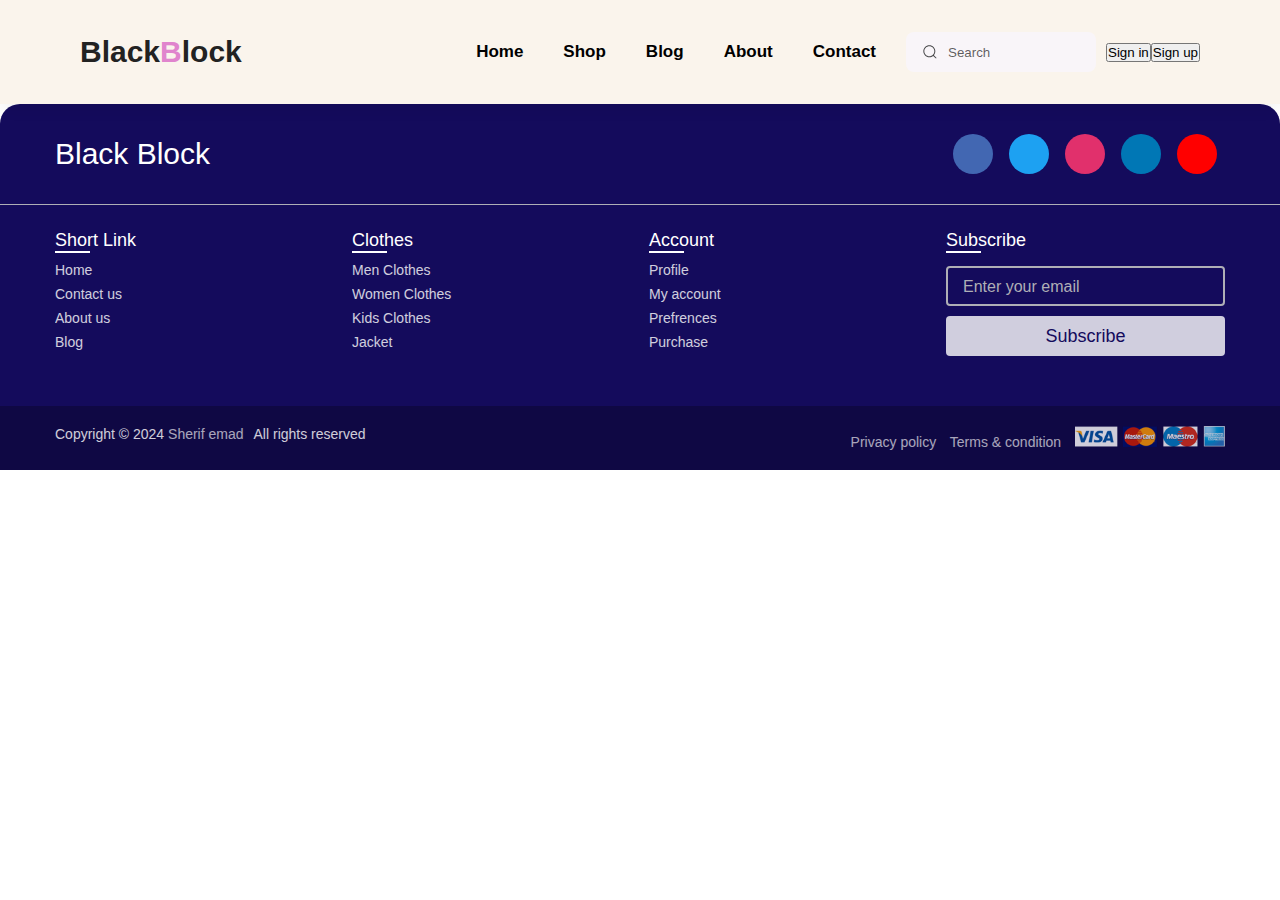
<file: cart.html>
<!DOCTYPE html>
<html lang="en">
<head>
    <meta charset="UTF-8">
    <meta name="viewport" content="width=device-width, initial-scale=1.0">
    <title>Black Block</title>
    <link rel="stylesheet" href="css/style.css">
    <link rel="stylesheet" href="css/cart.css">
    <!-- Font Awesome -->
    <link rel="stylesheet" href="https://cdnjs.cloudflare.com/ajax/libs/font-awesome/6.5.1/css/all.min.css" integrity="sha512-DTOQO9RWCH3ppGqcWaEA1BIZOC6xxalwEsw9c2QQeAIftl+Vegovlnee1c9QX4TctnWMn13TZye+giMm8e2LwA==" crossorigin="anonymous" referrerpolicy="no-referrer" />
     <!-- bootstrap -->
     <link href="https://cdn.jsdelivr.net/npm/bootstrap@5.3.2/dist/css/bootstrap.min.css" rel="stylesheet" integrity="sha384-T3c6CoIi6uLrA9TneNEoa7RxnatzjcDSCmG1MXxSR1GAsXEV/Dwwykc2MPK8M2HN" crossorigin="anonymous">
     <script src="https://cdn.jsdelivr.net/npm/bootstrap@5.3.2/dist/js/bootstrap.bundle.min.js" integrity="sha384-C6RzsynM9kWDrMNeT87bh95OGNyZPhcTNXj1NW7RuBCsyN/o0jlpcV8Qyq46cDfL" crossorigin="anonymous"></script>

</head>
<body>
    <header>
        <h1 class="logo">Black<span>B</span>lock</h1>
        <nav>
            <ul id="navbar">
                <li><a href="index.html">Home</a></li>
                <li><a href="shop.html">Shop</a></li>
                <li><a href="blog.html">Blog</a></li>
                <li><a href="about.html">About</a></li>
                <li><a href="contact.html">Contact</a></li>
                <!-- seach -->
                <div class="group">
                  <svg class="icon" aria-hidden="true" viewBox="0 0 24 24"><g><path d="M21.53 20.47l-3.66-3.66C19.195 15.24 20 13.214 20 11c0-4.97-4.03-9-9-9s-9 4.03-9 9 4.03 9 9 9c2.215 0 4.24-.804 5.808-2.13l3.66 3.66c.147.146.34.22.53.22s.385-.073.53-.22c.295-.293.295-.767.002-1.06zM3.5 11c0-4.135 3.365-7.5 7.5-7.5s7.5 3.365 7.5 7.5-3.365 7.5-7.5 7.5-7.5-3.365-7.5-7.5z"></path></g></svg>
                  <input placeholder="Search" type="search" class="input">
                </div>
                <a href="cart.html"><i class="fa-solid fa-cart-shopping"></i></a>
                <!-- sign -->
                <div class="signbtn mx-2">
                  <button type="button" class="btn btn-outline-primary mx-2 signin">Sign in</button>
                  <button type="button" class="btn btn-outline-success signup">Sign up</button>
                </div>
           <!-- //sign -->
            </ul>
           
          </nav>
          <a href="cart.html" class="shop"><i class="fa-solid fa-cart-shopping"></i></a>
          <div class="mobile">
            <i class="fa-solid fa-bars"></i>
          </div>
              
    </header>
<!--  header end -->
<section class="container" id="cartcon">
    <!-- <div  class="cartpage col-md-6 col-sm-12">
        <img src="img/products/f1.jpg">
        <div class="cartinfo">
            <h2>Cartoon Astronaut T-Shirts</h2>
            <input  type="number" value="1">
            <select>
                <option hidden>Size</option>
                <option>Large</option>
                <option>Medium</option>
                <option>Small</option>
            </select>
            <p>$100</p>
            <button  class="remove">Remove from cart</button>
        </div>
    </div> -->

</section>


<!-- footer -->
<footer>
    <div class="content">
      <div class="top">
        <div class="logo-details">
          <i class="fab fa-slack"></i>
          <span class="logo_name">Black Block</span>
        </div>
        <div class="media-icons">
          <a href="#"><i class="fab fa-facebook-f"></i></a>
          <a href="#"><i class="fab fa-twitter"></i></a>
          <a href="#"><i class="fab fa-instagram"></i></a>
          <a href="#"><i class="fab fa-linkedin-in"></i></a>
          <a href="#"><i class="fab fa-youtube"></i></a>
        </div>
      </div>
      <div class="link-boxes">
        <ul class="box">
          <li class="link_name">Short Link</li>
          <li><a href="index.html">Home</a></li>
          <li><a href="contact.html">Contact us</a></li>
          <li><a href="about.html">About us</a></li>
          <li><a href="blog.html">Blog</a></li>
        </ul>
        <ul class="box">
          <li class="link_name">Clothes</li>
          <li><a href="#">Men Clothes</a></li>
          <li><a href="#">Women Clothes</a></li>
          <li><a href="#">Kids Clothes</a></li>
          <li><a href="#">Jacket</a></li>
        </ul>
        <ul class="box">
          <li class="link_name">Account</li>
          <li><a href="#">Profile</a></li>
          <li><a href="#">My account</a></li>
          <li><a href="#">Prefrences</a></li>
          <li><a href="#">Purchase</a></li>
        </ul>
        <ul class="box input-box">
          <li class="link_name">Subscribe</li>
          <li><input type="text" placeholder="Enter your email"></li>
          <li><input type="button" value="Subscribe"></li>
        </ul>
      </div>

    </div>
    <div class="bottom-details">
      <div class="bottom_text">
        <span class="copyright_text">Copyright © 2024 <a href="https://github.com/sherifemad10">Sherif emad</a>All rights reserved</span>
        <span class="policy_terms">
          <a href="#">Privacy policy</a>
          <a href="#">Terms & condition</a>
          <img src="img/pay/pay.png" class="pay">
        </span>
      </div>
    </div>
  </footer>
  <script src="js/cart.js"></script>
  <script src="js/shop.js"></script>
<!-- <script src="js/register.js"></script> -->
<script src="js/main.js"></script>
</body>
</html>
</file>
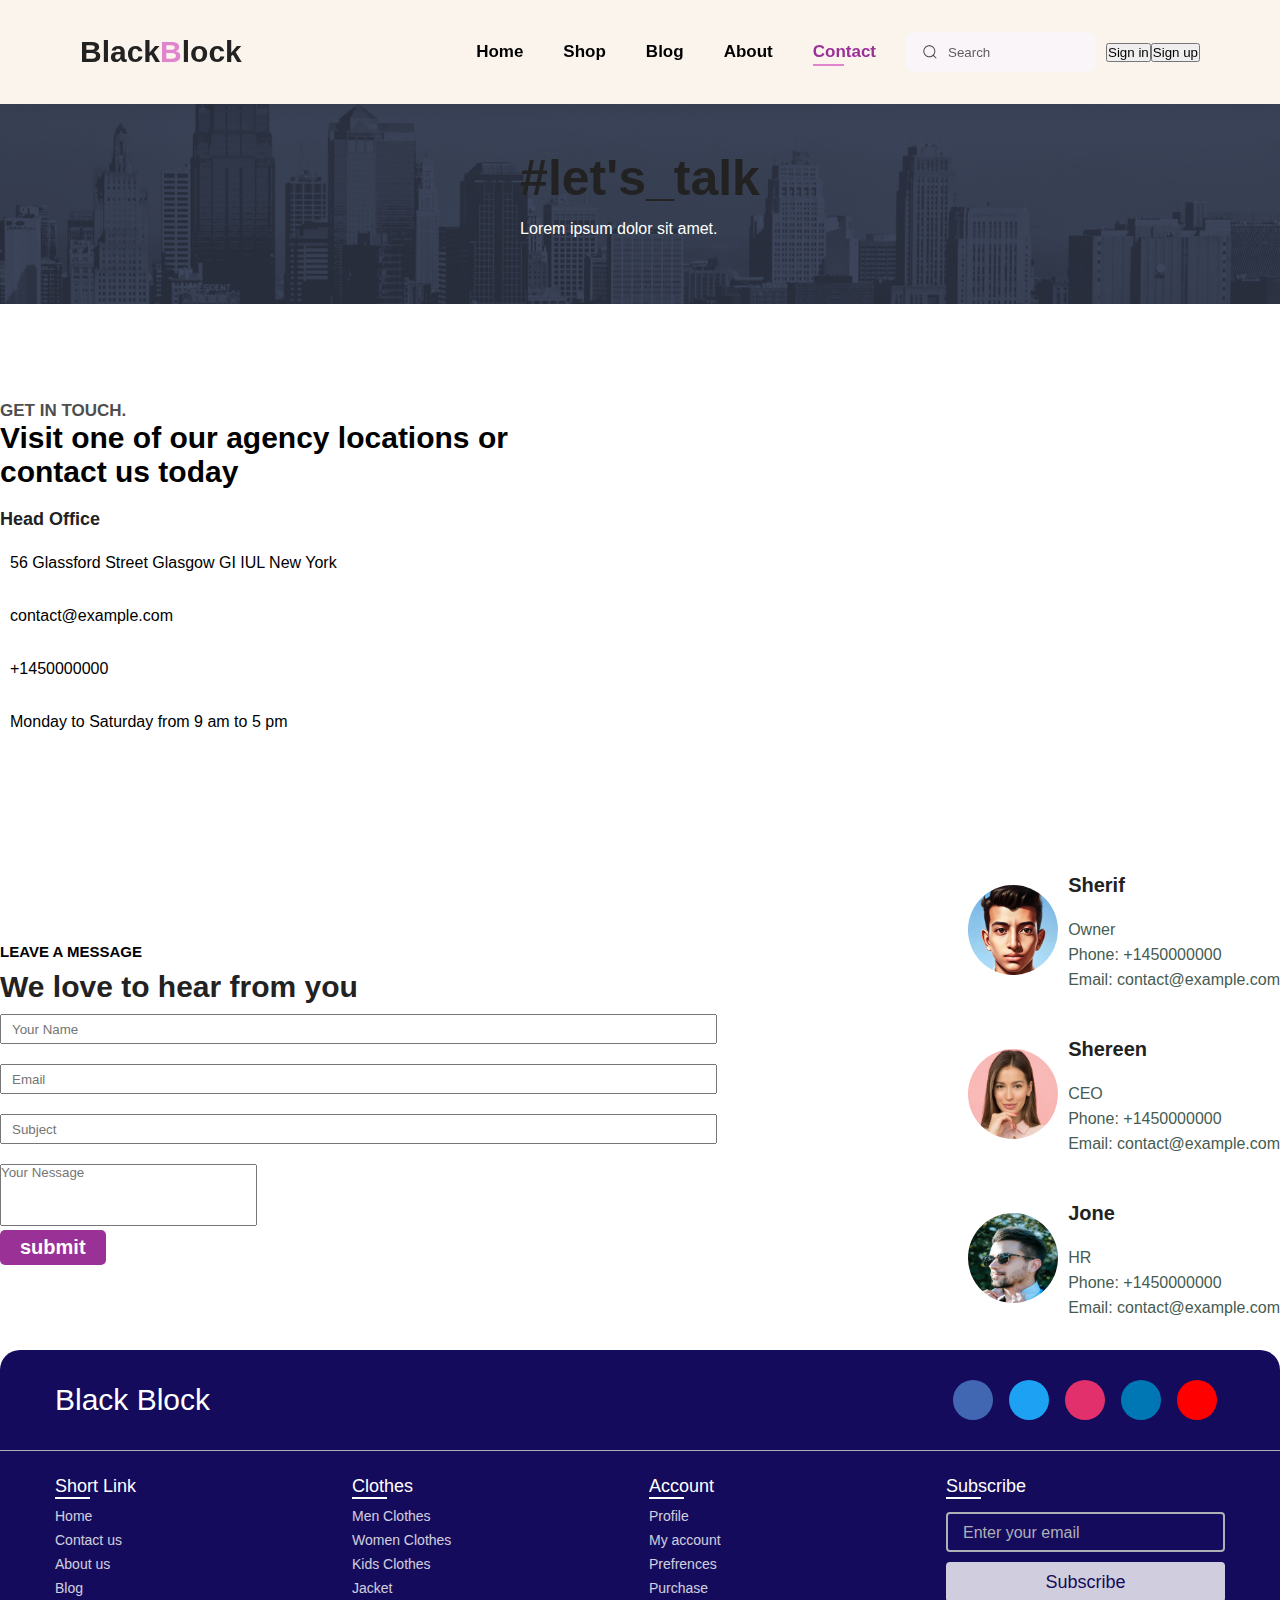
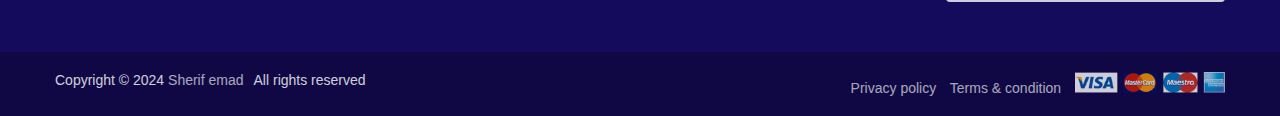
<file: contact.html>
<!DOCTYPE html>
<html lang="en">
<head>
    <meta charset="UTF-8">
    <meta name="viewport" content="width=device-width, initial-scale=1.0">
    <title>Black Block</title>
    <link rel="stylesheet" href="css/style.css">
    <link rel="stylesheet" href="css/about.css">
    <link rel="stylesheet" href="css/contact.css">

    <!-- Font Awesome -->
    <link rel="stylesheet" href="https://cdnjs.cloudflare.com/ajax/libs/font-awesome/6.5.1/css/all.min.css" integrity="sha512-DTOQO9RWCH3ppGqcWaEA1BIZOC6xxalwEsw9c2QQeAIftl+Vegovlnee1c9QX4TctnWMn13TZye+giMm8e2LwA==" crossorigin="anonymous" referrerpolicy="no-referrer" />
     <!-- bootstrap -->
     <link href="https://cdn.jsdelivr.net/npm/bootstrap@5.3.2/dist/css/bootstrap.min.css" rel="stylesheet" integrity="sha384-T3c6CoIi6uLrA9TneNEoa7RxnatzjcDSCmG1MXxSR1GAsXEV/Dwwykc2MPK8M2HN" crossorigin="anonymous">
     <script src="https://cdn.jsdelivr.net/npm/bootstrap@5.3.2/dist/js/bootstrap.bundle.min.js" integrity="sha384-C6RzsynM9kWDrMNeT87bh95OGNyZPhcTNXj1NW7RuBCsyN/o0jlpcV8Qyq46cDfL" crossorigin="anonymous"></script>

</head>
<body>
    <header>
        <h1 class="logo">Black<span>B</span>lock</h1>
        <nav>
            <ul id="navbar">
                <li><a href="index.html">Home</a></li>
                <li><a href="shop.html">Shop</a></li>
                <li><a href="blog.html">Blog</a></li>
                <li><a href="about.html">About</a></li>
                <li><a href="contact.html" class="active">Contact</a></li>
                <!-- seach -->
                <div class="group">
                  <svg class="icon" aria-hidden="true" viewBox="0 0 24 24"><g><path d="M21.53 20.47l-3.66-3.66C19.195 15.24 20 13.214 20 11c0-4.97-4.03-9-9-9s-9 4.03-9 9 4.03 9 9 9c2.215 0 4.24-.804 5.808-2.13l3.66 3.66c.147.146.34.22.53.22s.385-.073.53-.22c.295-.293.295-.767.002-1.06zM3.5 11c0-4.135 3.365-7.5 7.5-7.5s7.5 3.365 7.5 7.5-3.365 7.5-7.5 7.5-7.5-3.365-7.5-7.5z"></path></g></svg>
                  <input placeholder="Search" type="search" class="input">
                </div>
                <a href="cart.html"><i class="fa-solid fa-cart-shopping"></i></a>
                <!-- sign -->
                <div class="signbtn mx-2">
                  <button type="button" class="btn btn-outline-primary mx-2 signin">Sign in</button>
                  <button type="button" class="btn btn-outline-success signup">Sign up</button>
                </div>
           <!-- //sign -->
            </ul>
           
          </nav>
          <a href="cart.html" class="shop"><i class="fa-solid fa-cart-shopping"></i></a>
          <div class="mobile">
            <i class="fa-solid fa-bars"></i>
          </div>
              
    </header>
<!--  header end -->

<section>
    <div class="aboutbann w-100">
        <div class="aboutban">
          <h2>#let's_talk</h2>
          <p>Lorem ipsum dolor sit amet.</p>
        </div>
    </div>
</section>
<!-- //shop banner -->

<section class="container location1">
    <div class="location">
        <h4 style="text-transform: uppercase;">Get IN touch.</h4>
        <h3>Visit one of our agency locations or contact us today</h3>
        <h4 class="head">Head Office</h4>

        <div class="street">
            <span><i class="fa-solid fa-location-dot"></i></span>
            <span>56 Glassford Street Glasgow GI IUL New York</span>
        </div>

        <div class="street">
            <span><i class="fa-regular fa-envelope"></i></span>
            <span>contact@example.com</span>
        </div>

        <div class="street">
            <span><i class="fa-solid fa-phone"></i></span>
            <span>+1450000000</span>
        </div>

        <div class="street">
            <span><i class="fa-regular fa-clock"></i></span>
            <span>Monday to Saturday from 9 am to 5 pm</span>
        </div>
    </div>

    <div class="map">
        <iframe src="https://www.google.com/maps/embed?pb=!1m18!1m12!1m3!1d1234.904491511507!2d-1.2567486016052245!3d51.75481639999999!2m3!1f0!2f0!3f0!3m2!1i1024!2i768!4f13.1!3m3!1m2!1s0x4876c6a9ef8c485b%3A0xd2ff1883a001afed!2sUniversity%20of%20Oxford!5e0!3m2!1sen!2seg!4v1706630501515!5m2!1sen!2seg" width="600" height="450" style="border:0;" allowfullscreen="" loading="lazy" referrerpolicy="no-referrer-when-downgrade"></iframe>
    </div>

</section>

<section  class="container contact">
    <div  class="conta">
        <h3>Leave a Message</h3>
        <h2>We love to hear from you</h2>
    <form action="mailto:sherif4business@gmail.com" method="post">
       <input type="text" placeholder="Your Name" id="yourname">
       <input type="email" placeholder="Email" id="email" required>
       <input type="text" placeholder="Subject" id="yourname">
       <textarea id="message" cols="30" rows="4" placeholder="Your Nessage" style="resize: none;"></textarea>
       <button type="submit" class="submit">submit</button>
    </form>
</div>

<div  class="owners">
    <div  class="owner1">
        <img src="img/sherif.jpg">
        <div  class="info1">
        <h2>Sherif</h2>
        <p>Owner</p>
        <p>Phone:  +1450000000</p>
        <p>Email: contact@example.com</p>
    </div>
    </div>

    <div  class="owner1">
        <img src="img/shereen.jpg">
        <div  class="info1">
        <h2>Shereen</h2>
        <p>CEO</p>
        <p>Phone:  +1450000000</p>
        <p>Email: contact@example.com</p>
    </div>
    </div>

    <div  class="owner1">
        <img src="img/jone.jpg">
        <div  class="info1">
        <h2>Jone</h2>
        <p>HR</p>
        <p>Phone:  +1450000000</p>
        <p>Email: contact@example.com</p>
    </div>
    </div>

    </div>


</section>





<!-- footer -->
<footer>
    <div class="content">
      <div class="top">
        <div class="logo-details">
          <i class="fab fa-slack"></i>
          <span class="logo_name">Black Block</span>
        </div>
        <div class="media-icons">
          <a href="#"><i class="fab fa-facebook-f"></i></a>
          <a href="#"><i class="fab fa-twitter"></i></a>
          <a href="#"><i class="fab fa-instagram"></i></a>
          <a href="#"><i class="fab fa-linkedin-in"></i></a>
          <a href="#"><i class="fab fa-youtube"></i></a>
        </div>
      </div>
      <div class="link-boxes">
        <ul class="box">
          <li class="link_name">Short Link</li>
          <li><a href="index.html">Home</a></li>
          <li><a href="contact.html">Contact us</a></li>
          <li><a href="about.html">About us</a></li>
          <li><a href="blog.html">Blog</a></li>
        </ul>
        <ul class="box">
          <li class="link_name">Clothes</li>
          <li><a href="#">Men Clothes</a></li>
          <li><a href="#">Women Clothes</a></li>
          <li><a href="#">Kids Clothes</a></li>
          <li><a href="#">Jacket</a></li>
        </ul>
        <ul class="box">
          <li class="link_name">Account</li>
          <li><a href="#">Profile</a></li>
          <li><a href="#">My account</a></li>
          <li><a href="#">Prefrences</a></li>
          <li><a href="#">Purchase</a></li>
        </ul>
        <ul class="box input-box">
          <li class="link_name">Subscribe</li>
          <li><input type="text" placeholder="Enter your email"></li>
          <li><input type="button" value="Subscribe"></li>
        </ul>
      </div>

    </div>
    <div class="bottom-details">
      <div class="bottom_text">
        <span class="copyright_text">Copyright © 2024 <a href="https://github.com/sherifemad10">Sherif emad</a>All rights reserved</span>
        <span class="policy_terms">
          <a href="#">Privacy policy</a>
          <a href="#">Terms & condition</a>
          <img src="img/pay/pay.png" class="pay">
        </span>
      </div>
    </div>
  </footer>
<script src="js/register.js"></script>
<script src="js/main.js"></script>
</body>
</html>
</file>
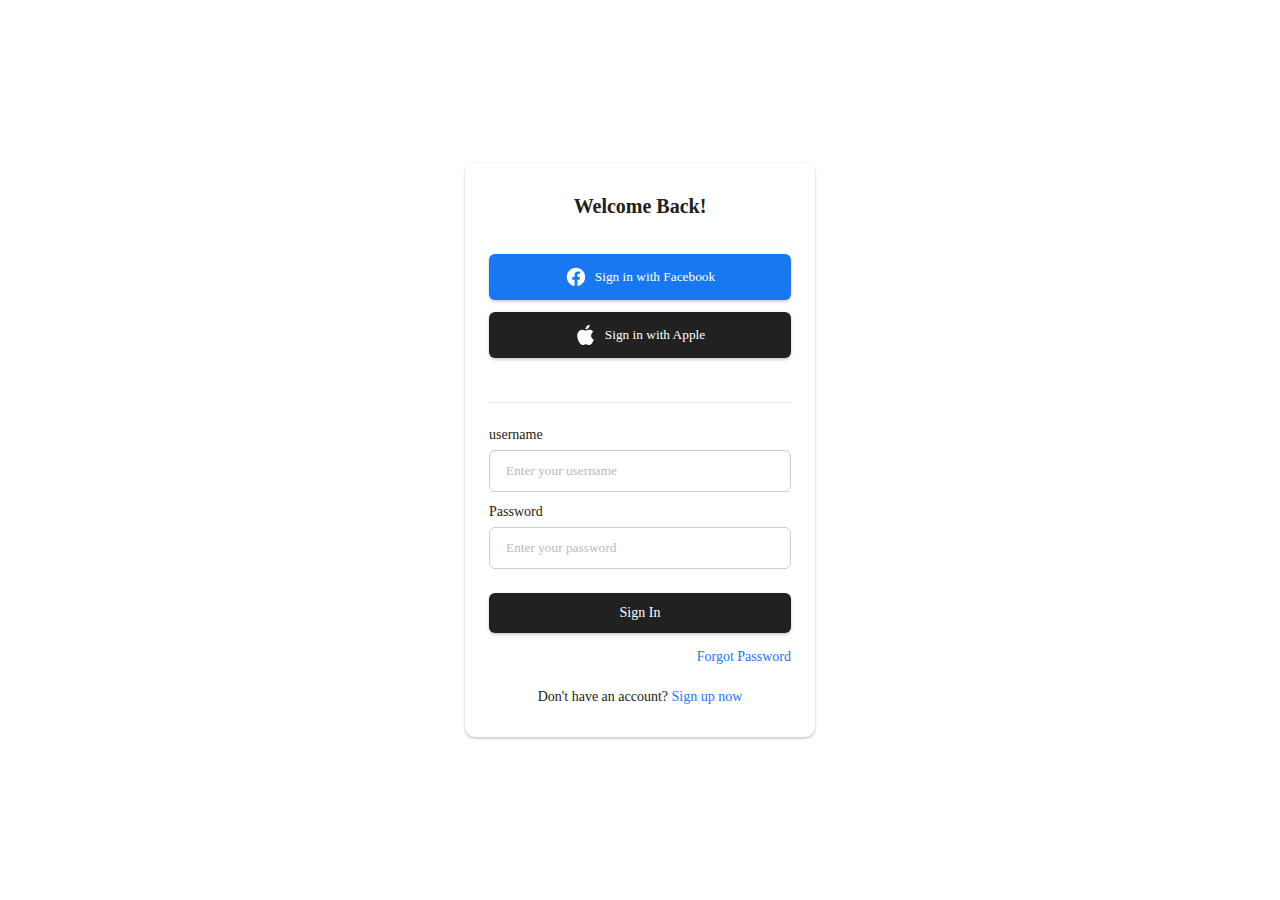
<file: login.html>
<!DOCTYPE html>
<html lang="en">
<head>
    <meta charset="UTF-8">
    <meta name="viewport" content="width=device-width, initial-scale=1.0">
    <title>login</title>
    <link rel="stylesheet" href="css/login.css">
</head>
<body>
  <div class="error" id="error">
    <div class="error__icon">
        <svg xmlns="http://www.w3.org/2000/svg" width="24" viewBox="0 0 24 24" height="24" fill="none"><path fill="#393a37" d="m13 13h-2v-6h2zm0 4h-2v-2h2zm-1-15c-1.3132 0-2.61358.25866-3.82683.7612-1.21326.50255-2.31565 1.23915-3.24424 2.16773-1.87536 1.87537-2.92893 4.41891-2.92893 7.07107 0 2.6522 1.05357 5.1957 2.92893 7.0711.92859.9286 2.03098 1.6651 3.24424 2.1677 1.21325.5025 2.51363.7612 3.82683.7612 2.6522 0 5.1957-1.0536 7.0711-2.9289 1.8753-1.8754 2.9289-4.4189 2.9289-7.0711 0-1.3132-.2587-2.61358-.7612-3.82683-.5026-1.21326-1.2391-2.31565-2.1677-3.24424-.9286-.92858-2.031-1.66518-3.2443-2.16773-1.2132-.50254-2.5136-.7612-3.8268-.7612z"></path></svg>
    </div>
    <div class="error__title">please fill data</div>
    <div class="error__close" id="error__close"><svg xmlns="http://www.w3.org/2000/svg" width="20" viewBox="0 0 20 20" height="20"><path fill="#393a37" d="m15.8333 5.34166-1.175-1.175-4.6583 4.65834-4.65833-4.65834-1.175 1.175 4.65833 4.65834-4.65833 4.6583 1.175 1.175 4.65833-4.6583 4.6583 4.6583 1.175-1.175-4.6583-4.6583z"></path></svg></div>
  </div>
  <!-- //fill -->
  <div class="warning" id="warning">
    <div class="warning__icon">
        <svg fill="none" height="24" viewBox="0 0 24 24" width="24" xmlns="http://www.w3.org/2000/svg"><path d="m13 14h-2v-5h2zm0 4h-2v-2h2zm-12 3h22l-11-19z" fill="#393a37"></path></svg>
    </div>
        <div class="warning__title">username or password is wrong</div>
    <div class="warning__close" id="warning__close"><svg height="20" viewBox="0 0 20 20" width="20" xmlns="http://www.w3.org/2000/svg"><path d="m15.8333 5.34166-1.175-1.175-4.6583 4.65834-4.65833-4.65834-1.175 1.175 4.65833 4.65834-4.65833 4.6583 1.175 1.175 4.65833-4.6583 4.6583 4.6583 1.175-1.175-4.6583-4.6583z" fill="#393a37"></path></svg></div>
</div>
  <!-- pass not  -->
    <div class="form-container">
        <div class="logo-container">
          Welcome Back!
        </div>
  
        <div class="social-buttons">
          <button class="social-button facebook">
            <svg viewBox="0 0 24 24" xmlns="http://www.w3.org/2000/svg">
              <path d="M12.001 2C6.47813 2 2.00098 6.47715 2.00098 12C2.00098 16.9913 5.65783 21.1283 10.4385 21.8785V14.8906H7.89941V12H10.4385V9.79688C10.4385 7.29063 11.9314 5.90625 14.2156 5.90625C15.3097 5.90625 16.4541 6.10156 16.4541 6.10156V8.5625H15.1931C13.9509 8.5625 13.5635 9.33334 13.5635 10.1242V12H16.3369L15.8936 14.8906H13.5635V21.8785C18.3441 21.1283 22.001 16.9913 22.001 12C22.001 6.47715 17.5238 2 12.001 2Z"></path>
            </svg>
                      <span>Sign in with Facebook</span>
  
          </button>
          <button class="social-button apple">
            <svg viewBox="0 0 24 24" xmlns="http://www.w3.org/2000/svg">
              <path d="M11.6734 7.2221C10.7974 7.2221 9.44138 6.2261 8.01338 6.2621C6.12938 6.2861 4.40138 7.3541 3.42938 9.0461C1.47338 12.4421 2.92538 17.4581 4.83338 20.2181C5.76938 21.5621 6.87338 23.0741 8.33738 23.0261C9.74138 22.9661 10.2694 22.1141 11.9734 22.1141C13.6654 22.1141 14.1454 23.0261 15.6334 22.9901C17.1454 22.9661 18.1054 21.6221 19.0294 20.2661C20.0974 18.7061 20.5414 17.1941 20.5654 17.1101C20.5294 17.0981 17.6254 15.9821 17.5894 12.6221C17.5654 9.8141 19.8814 8.4701 19.9894 8.4101C18.6694 6.4781 16.6414 6.2621 15.9334 6.2141C14.0854 6.0701 12.5374 7.2221 11.6734 7.2221ZM14.7934 4.3901C15.5734 3.4541 16.0894 2.1461 15.9454 0.850098C14.8294 0.898098 13.4854 1.5941 12.6814 2.5301C11.9614 3.3581 11.3374 4.6901 11.5054 5.9621C12.7414 6.0581 14.0134 5.3261 14.7934 4.3901Z"></path>
            </svg>
            <span>Sign in with Apple</span>
          </button>
        </div>
        <div class="line"></div>
        <form class="form">
          <div class="form-group">
            <label for="username">username</label>
            <input required="" placeholder="Enter your username" name="username" id="email" type="text">
          </div>
  
          <div class="form-group">
            <label for="password">Password</label>
            <input required="" name="password" placeholder="Enter your password" id="password" type="password">
          </div>
  
          <button type="submit" class="form-submit-btn" id="btn">Sign In</button>
        </form>
  
        <a class="forgot-password-link link" href="#">Forgot Password</a>
  
        <p class="signup-link">
          Don't have an account?
          <a class="signup-link link" href="register.html"> Sign up now</a>
        </p>
      </div>

    <script src="js/login.js"></script>
</body>
</html>
</file>
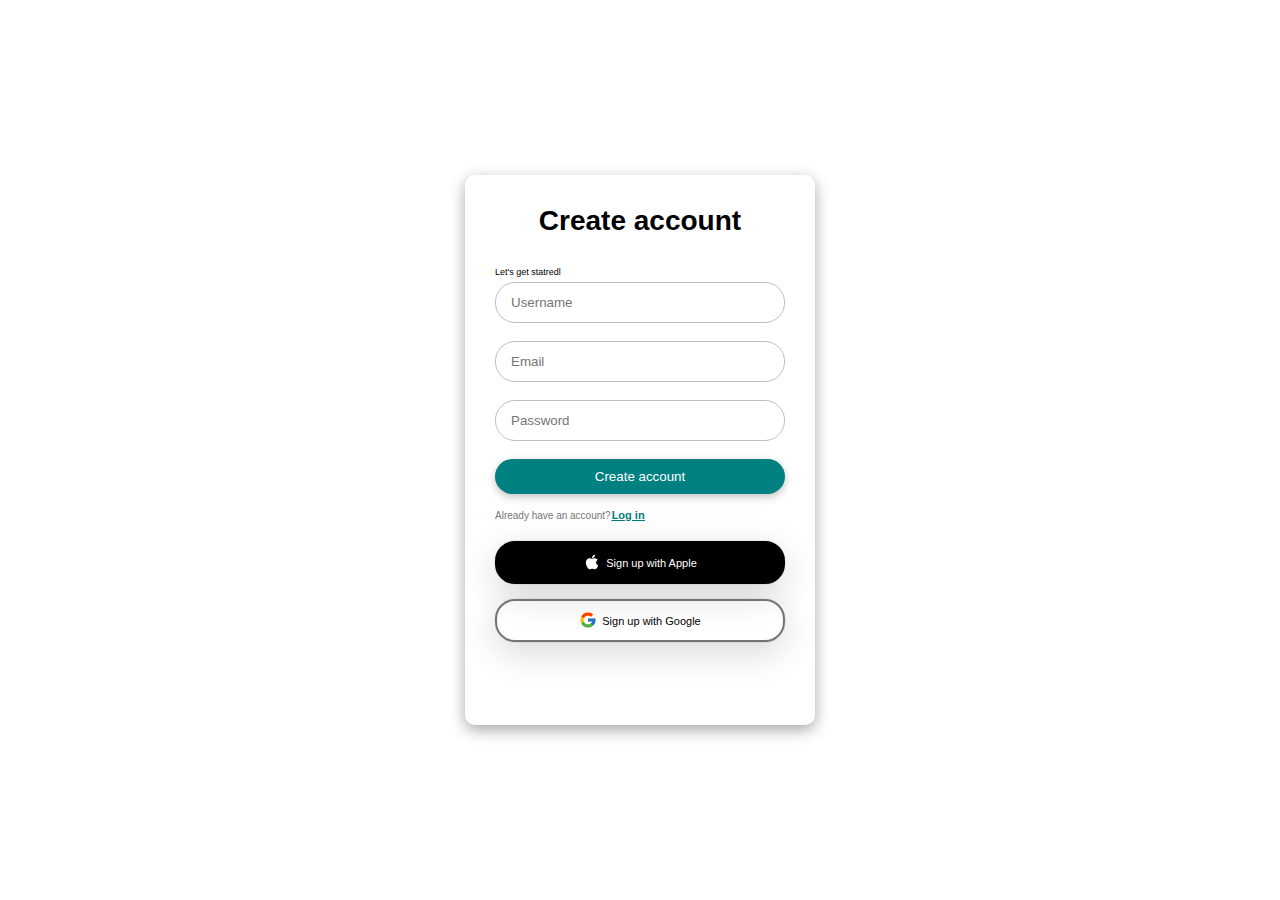
<file: register.html>
<!DOCTYPE html>
<html lang="en">
<head>
    <meta charset="UTF-8">
    <meta name="viewport" content="width=device-width, initial-scale=1.0">
    <title>Register</title>
    <link rel="stylesheet" href="css/register.css">
</head>
<body>
  
<div class="error" id="error">
  <div class="error__icon">
      <svg xmlns="http://www.w3.org/2000/svg" width="24" viewBox="0 0 24 24" height="24" fill="none"><path fill="#393a37" d="m13 13h-2v-6h2zm0 4h-2v-2h2zm-1-15c-1.3132 0-2.61358.25866-3.82683.7612-1.21326.50255-2.31565 1.23915-3.24424 2.16773-1.87536 1.87537-2.92893 4.41891-2.92893 7.07107 0 2.6522 1.05357 5.1957 2.92893 7.0711.92859.9286 2.03098 1.6651 3.24424 2.1677 1.21325.5025 2.51363.7612 3.82683.7612 2.6522 0 5.1957-1.0536 7.0711-2.9289 1.8753-1.8754 2.9289-4.4189 2.9289-7.0711 0-1.3132-.2587-2.61358-.7612-3.82683-.5026-1.21326-1.2391-2.31565-2.1677-3.24424-.9286-.92858-2.031-1.66518-3.2443-2.16773-1.2132-.50254-2.5136-.7612-3.8268-.7612z"></path></svg>
  </div>
  <div class="error__title">please fill data</div>
  <div class="error__close" id="error__close"><svg xmlns="http://www.w3.org/2000/svg" width="20" viewBox="0 0 20 20" height="20"><path fill="#393a37" d="m15.8333 5.34166-1.175-1.175-4.6583 4.65834-4.65833-4.65834-1.175 1.175 4.65833 4.65834-4.65833 4.6583 1.175 1.175 4.65833-4.6583 4.6583 4.6583 1.175-1.175-4.6583-4.6583z"></path></svg></div>
</div>
  <!-- alert -->
    <div class="form-container">
        <p class="title">Create account</p>
        <p class="sub-title">Let's get statredl</p>
        <form class="form">
          <input id="name" type="text" class="input" placeholder="Username">
          <input id="email" type="email" class="input" placeholder="Email">
          <p id="already">the email already has a registration</p>
          <input id="password" type="password" class="input" placeholder="Password">
          <button id="btn" class="form-btn">Create account</button>
        </form>
        <p class="sign-up-label">
          Already have an account?<a href="login.html"><span class="sign-up-link">Log in</span></a>
        </p>
        <div class="buttons-container">
          <div class="apple-login-button">
            <svg stroke="currentColor" fill="currentColor" stroke-width="0" class="apple-icon" viewBox="0 0 1024 1024" height="1em" width="1em" xmlns="http://www.w3.org/2000/svg">
              <path d="M747.4 535.7c-.4-68.2 30.5-119.6 92.9-157.5-34.9-50-87.7-77.5-157.3-82.8-65.9-5.2-138 38.4-164.4 38.4-27.9 0-91.7-36.6-141.9-36.6C273.1 298.8 163 379.8 163 544.6c0 48.7 8.9 99 26.7 150.8 23.8 68.2 109.6 235.3 199.1 232.6 46.8-1.1 79.9-33.2 140.8-33.2 59.1 0 89.7 33.2 141.9 33.2 90.3-1.3 167.9-153.2 190.5-221.6-121.1-57.1-114.6-167.2-114.6-170.7zm-105.1-305c50.7-60.2 46.1-115 44.6-134.7-44.8 2.6-96.6 30.5-126.1 64.8-32.5 36.8-51.6 82.3-47.5 133.6 48.4 3.7 92.6-21.2 129-63.7z"></path>
            </svg>
            <span>Sign up with Apple</span>
          </div>
          <div class="google-login-button">
            <svg stroke="currentColor" fill="currentColor" stroke-width="0" version="1.1" x="0px" y="0px" class="google-icon" viewBox="0 0 48 48" height="1em" width="1em" xmlns="http://www.w3.org/2000/svg">
              <path fill="#FFC107" d="M43.611,20.083H42V20H24v8h11.303c-1.649,4.657-6.08,8-11.303,8c-6.627,0-12-5.373-12-12
      c0-6.627,5.373-12,12-12c3.059,0,5.842,1.154,7.961,3.039l5.657-5.657C34.046,6.053,29.268,4,24,4C12.955,4,4,12.955,4,24
      c0,11.045,8.955,20,20,20c11.045,0,20-8.955,20-20C44,22.659,43.862,21.35,43.611,20.083z"></path>
              <path fill="#FF3D00" d="M6.306,14.691l6.571,4.819C14.655,15.108,18.961,12,24,12c3.059,0,5.842,1.154,7.961,3.039l5.657-5.657
      C34.046,6.053,29.268,4,24,4C16.318,4,9.656,8.337,6.306,14.691z"></path>
              <path fill="#4CAF50" d="M24,44c5.166,0,9.86-1.977,13.409-5.192l-6.19-5.238C29.211,35.091,26.715,36,24,36
      c-5.202,0-9.619-3.317-11.283-7.946l-6.522,5.025C9.505,39.556,16.227,44,24,44z"></path>
              <path fill="#1976D2" d="M43.611,20.083H42V20H24v8h11.303c-0.792,2.237-2.231,4.166-4.087,5.571
      c0.001-0.001,0.002-0.001,0.003-0.002l6.19,5.238C36.971,39.205,44,34,44,24C44,22.659,43.862,21.35,43.611,20.083z"></path>
            </svg>
            <span>Sign up with Google</span>
          </div>
        </div>
      </div>

    <script src="js/register.js"></script>
</body>
</html>
</file>
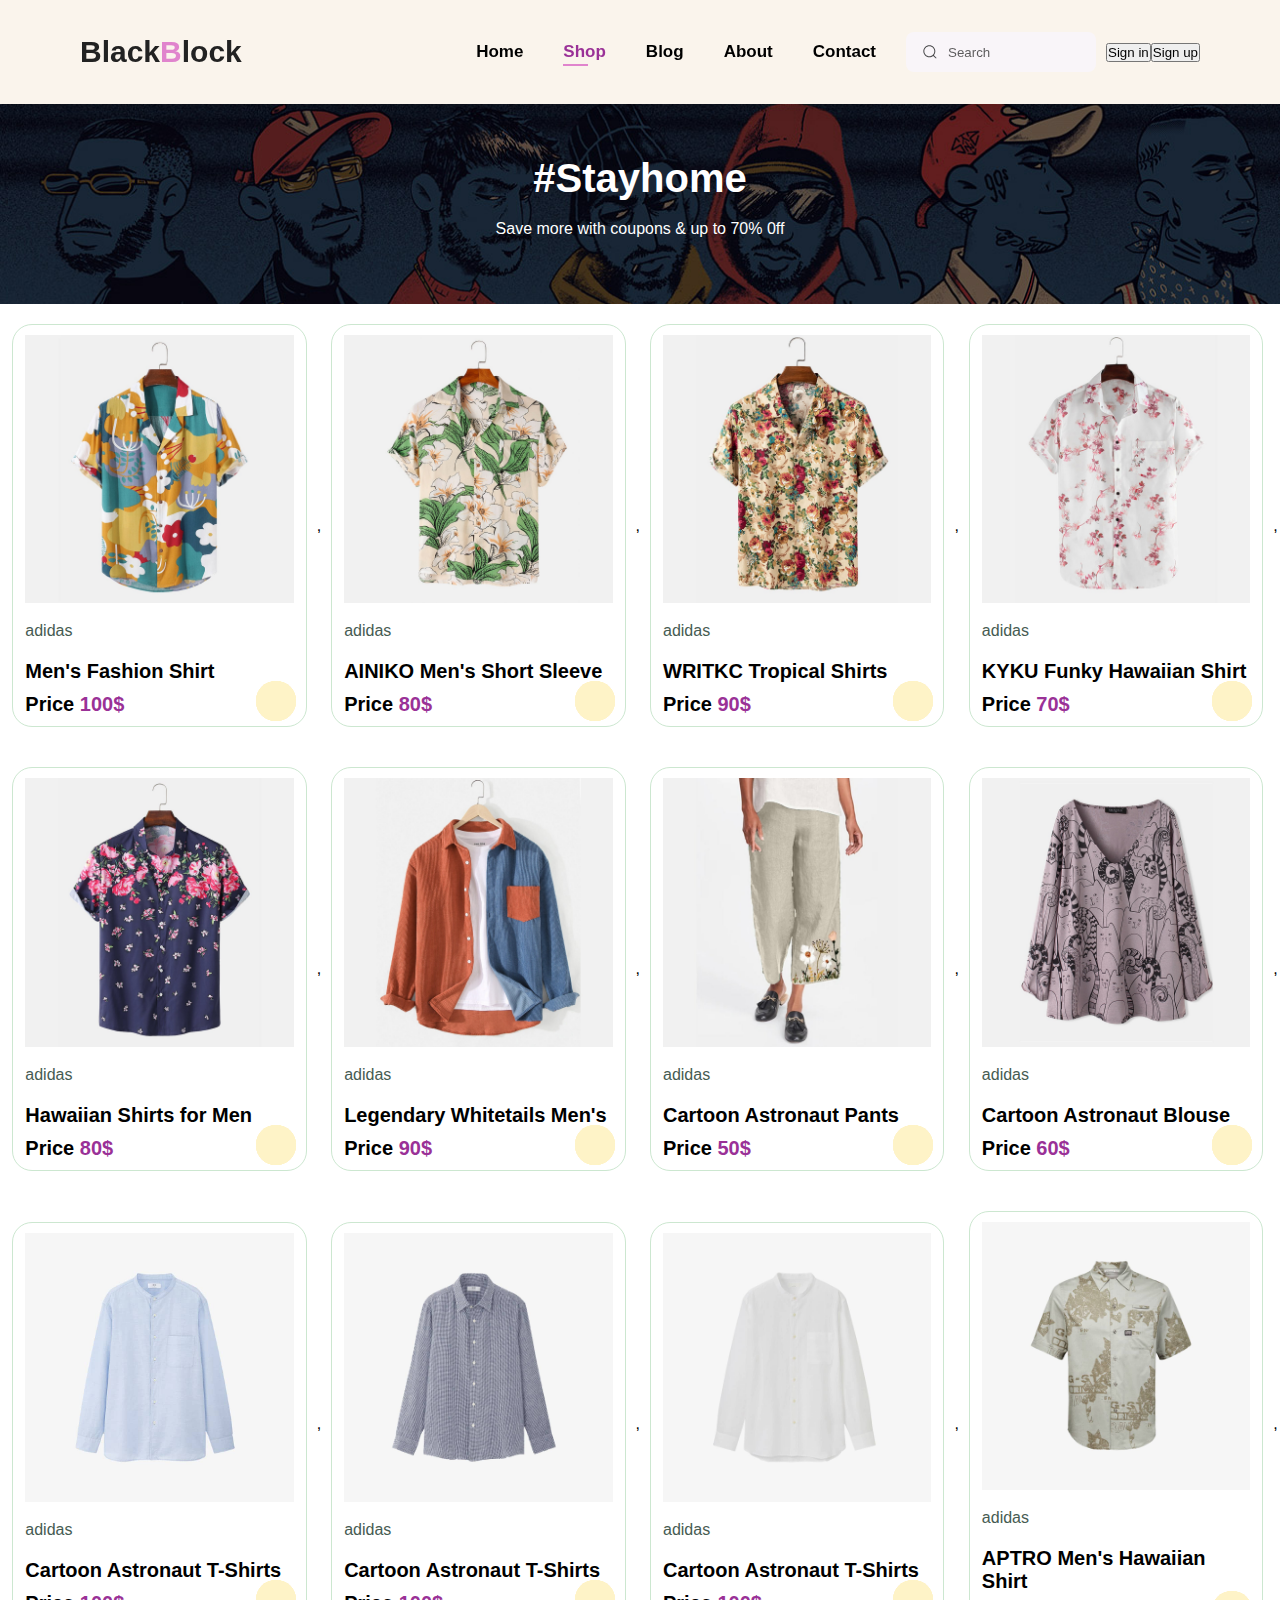
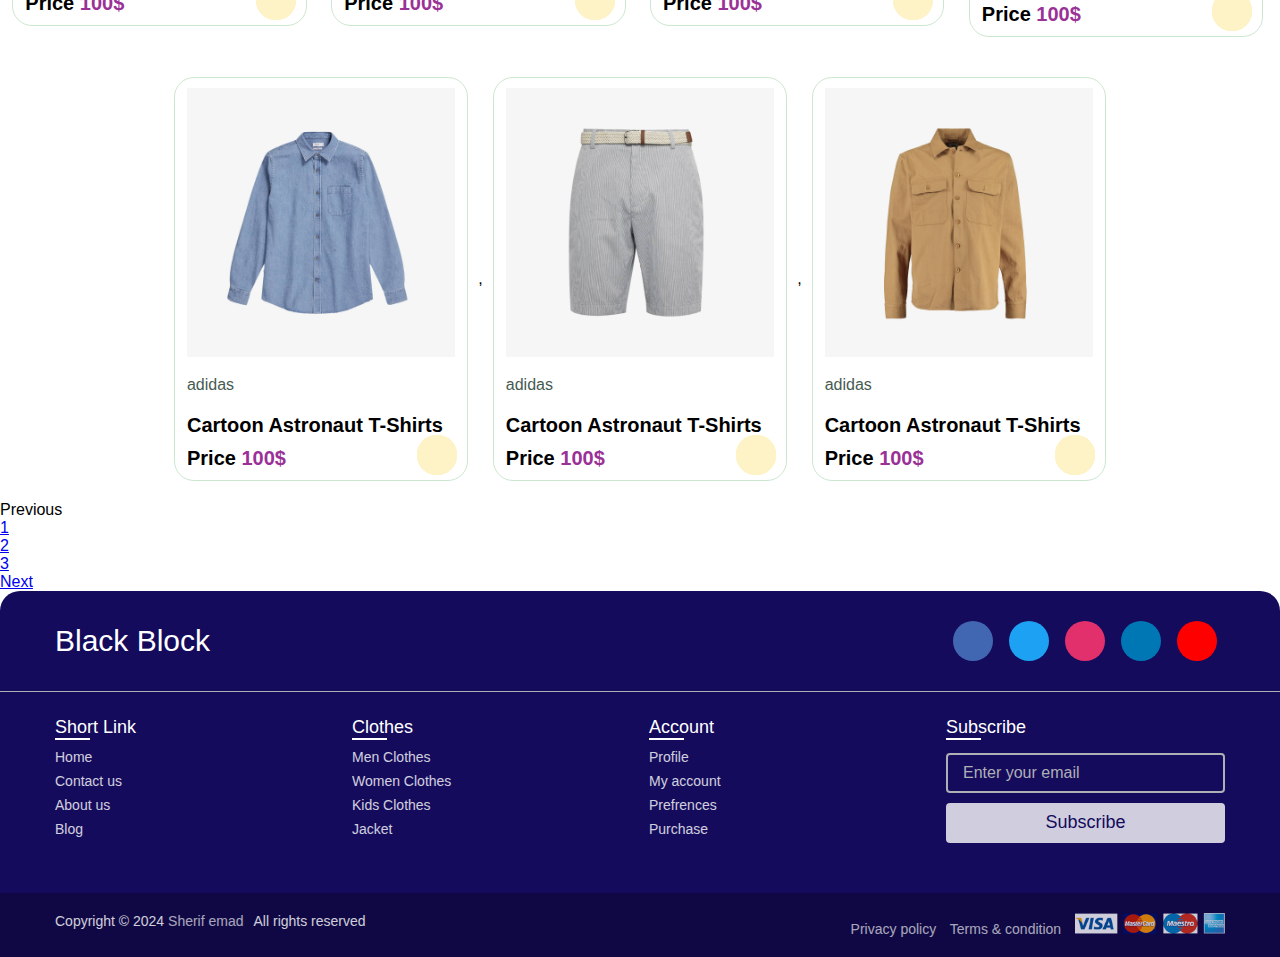
<file: shop.html>
<!DOCTYPE html>
<html lang="en">
<head>
    <meta charset="UTF-8">
    <meta name="viewport" content="width=device-width, initial-scale=1.0">
    <title>Black Block</title>
    <link rel="stylesheet" href="css/style.css">
    <link rel="stylesheet" href="css/shop.css">
    <!-- Font Awesome -->
    <link rel="stylesheet" href="https://cdnjs.cloudflare.com/ajax/libs/font-awesome/6.5.1/css/all.min.css" integrity="sha512-DTOQO9RWCH3ppGqcWaEA1BIZOC6xxalwEsw9c2QQeAIftl+Vegovlnee1c9QX4TctnWMn13TZye+giMm8e2LwA==" crossorigin="anonymous" referrerpolicy="no-referrer" />
     <!-- bootstrap -->
     <link href="https://cdn.jsdelivr.net/npm/bootstrap@5.3.2/dist/css/bootstrap.min.css" rel="stylesheet" integrity="sha384-T3c6CoIi6uLrA9TneNEoa7RxnatzjcDSCmG1MXxSR1GAsXEV/Dwwykc2MPK8M2HN" crossorigin="anonymous">
     <script src="https://cdn.jsdelivr.net/npm/bootstrap@5.3.2/dist/js/bootstrap.bundle.min.js" integrity="sha384-C6RzsynM9kWDrMNeT87bh95OGNyZPhcTNXj1NW7RuBCsyN/o0jlpcV8Qyq46cDfL" crossorigin="anonymous"></script>

</head>
<body>
    <header>
        <h1 class="logo">Black<span>B</span>lock</h1>
        <nav>
            <ul id="navbar">
                <li><a href="index.html">Home</a></li>
                <li><a href="shop.html" class="active">Shop</a></li>
                <li><a href="blog.html">Blog</a></li>
                <li><a href="about.html">About</a></li>
                <li><a href="contact.html">Contact</a></li>
                <!-- seach -->
                <div class="group">
                  <svg class="icon" aria-hidden="true" viewBox="0 0 24 24"><g><path d="M21.53 20.47l-3.66-3.66C19.195 15.24 20 13.214 20 11c0-4.97-4.03-9-9-9s-9 4.03-9 9 4.03 9 9 9c2.215 0 4.24-.804 5.808-2.13l3.66 3.66c.147.146.34.22.53.22s.385-.073.53-.22c.295-.293.295-.767.002-1.06zM3.5 11c0-4.135 3.365-7.5 7.5-7.5s7.5 3.365 7.5 7.5-3.365 7.5-7.5 7.5-7.5-3.365-7.5-7.5z"></path></g></svg>
                  <input placeholder="Search" type="search" class="input">
                </div>
                <a href="cart.html"><i class="fa-solid fa-cart-shopping"></i></a>
                <!-- sign -->
                <div class="signbtn mx-2">
                  <button type="button" class="btn btn-outline-primary mx-2 signin">Sign in</button>
                  <button type="button" class="btn btn-outline-success signup">Sign up</button>
                </div>
           <!-- //sign -->
            </ul>
           
          </nav>
          <a href="cart.html" class="shop"><i class="fa-solid fa-cart-shopping"></i></a>
          <div class="mobile">
            <i class="fa-solid fa-bars"></i>
          </div>
              
    </header>
<!--  header end -->

<section>
    <div class="shopbann w-100">
        <div class="contban">
          <h2>#Stayhome</h2>
          <p>Save more with coupons & up to 70% 0ff</p>
        </div>
    </div>
</section>
<!-- //shop banner -->
<section>
    <div class="pro-contaner">
        <a href="prodect/prodect1.html" class="proa">
        <div class="pro col-lg-3 col-md-6 col-sm-12">
            <img src="img/products/f1.jpg">
            <div class="descrption">
                <p>adidas</p>
                <h3>Cartoon Astronaut T-Shirts</h3>
                <div class="star">
                    <i class="fa-solid fa-star"></i>
                    <i class="fa-solid fa-star"></i>
                    <i class="fa-solid fa-star"></i>
                    <i class="fa-solid fa-star"></i>
                    <i class="fa-solid fa-star"></i>
                </div>
                <h3>Price <span>100$</span></h3>
                <a href="#"><i class="fa-solid fa-cart-plus"></i></a>

            </div>
        </div>
    </a>
        </div>
</section>
<!-- // card -->
<nav aria-label="Page navigation example">
    <ul class="pagination justify-content-center my-4">
      <li class="page-item disabled">
        <a class="page-link">Previous</a>
      </li>
      <li class="page-item"><a class="page-link" href="#">1</a></li>
      <li class="page-item"><a class="page-link" href="#">2</a></li>
      <li class="page-item"><a class="page-link" href="#">3</a></li>
      <li class="page-item">
        <a class="page-link" href="#">Next</a>
      </li>
    </ul>
  </nav>

<!-- footer -->
<footer>
    <div class="content">
      <div class="top">
        <div class="logo-details">
          <i class="fab fa-slack"></i>
          <span class="logo_name">Black Block</span>
        </div>
        <div class="media-icons">
          <a href="#"><i class="fab fa-facebook-f"></i></a>
          <a href="#"><i class="fab fa-twitter"></i></a>
          <a href="#"><i class="fab fa-instagram"></i></a>
          <a href="#"><i class="fab fa-linkedin-in"></i></a>
          <a href="#"><i class="fab fa-youtube"></i></a>
        </div>
      </div>
      <div class="link-boxes">
        <ul class="box">
          <li class="link_name">Short Link</li>
          <li><a href="index.html">Home</a></li>
          <li><a href="contact.html">Contact us</a></li>
          <li><a href="about.html">About us</a></li>
          <li><a href="blog.html">Blog</a></li>
        </ul>
        <ul class="box">
          <li class="link_name">Clothes</li>
          <li><a href="#">Men Clothes</a></li>
          <li><a href="#">Women Clothes</a></li>
          <li><a href="#">Kids Clothes</a></li>
          <li><a href="#">Jacket</a></li>
        </ul>
        <ul class="box">
          <li class="link_name">Account</li>
          <li><a href="#">Profile</a></li>
          <li><a href="#">My account</a></li>
          <li><a href="#">Prefrences</a></li>
          <li><a href="#">Purchase</a></li>
        </ul>
        <ul class="box input-box">
          <li class="link_name">Subscribe</li>
          <li><input type="text" placeholder="Enter your email"></li>
          <li><input type="button" value="Subscribe"></li>
        </ul>
      </div>

    </div>
    <div class="bottom-details">
      <div class="bottom_text">
        <span class="copyright_text">Copyright © 2024 <a href="https://github.com/sherifemad10">Sherif emad</a>All rights reserved</span>
        <span class="policy_terms">
          <a href="#">Privacy policy</a>
          <a href="#">Terms & condition</a>
          <img src="img/pay/pay.png" class="pay">
        </span>
      </div>
    </div>
  </footer>
  <script src="js/shop.js"></script>
<!-- <script src="js/register.js"></script> -->
<script src="js/main.js"></script>
</body>
</html>
</file>
<file: css/style.css>
* {
    margin: 0;
    padding: 0;
    box-sizing: border-box;
    font-family: "Spartan", sans-serif;
  }
  
  html {
    scroll-behavior: smooth;
  }
  
  /* Global Styles */
  
  h1 {
    font-size: 50px;
    line-height: 64px;
    color: #222;
  }
  
  h2 {
    font-size: 46px;
    line-height: 54px;
    color: #222;
  }
  
  h4 {
    font-size: 20px;
    color: #222;
  }
  
  h6 {
    font-weight: 700;
    font-size: 12px;
  }
  
  p {
    font-size: 16px;
    color: #465b52;
    margin: 15px 0 20px 0;
  }
  
  .section-p1 {
    padding: 40px 80px;
  }
  
  .section-m1 {
    margin: 40px 0;
  }
  
  body {
    width: 100%;
  }
header h1{
    font-size: 30px;
    font-weight: bold;
}  
/* header */
header{
    display: flex;
    align-items: center;
    justify-content: space-between;
    padding: 20px 80px;
    background-color: #FAF4EC;
    box-shadow: 0 5px 15px rgba(0, 0, 0, 0.06);
    position: sticky;
    top: 0;
    left: 0;
    z-index: 2;
    
 
}
header h1 span{
    color: #E084CD;
}  
#navbar{
    display: flex;
    align-items: center;
    justify-content: center;
    list-style: none;
}
#navbar li{
    padding: 0 20px;
    position: relative;
}
#navbar li a{
    text-decoration: none;
    color: #000;
    font-size: 17px;
    font-weight: bold;
    transition: 0.3s;
    
}
#navbar a{
  font-size: 30px;
  color: #000;
}
#navbar li a:hover,
#navbar li a.active{
    color: #9a3197;
}
#navbar li a.active::after,
#navbar li a:hover::after{
    content: "";
    position: absolute;
    bottom: -4px;
    left: 20px;
    background-color: #E084CD;
    width: 30%;
    height: 2px;
}
.mobile{
  font-size: 30px;
  display: none;
}
.shop{
  font-size: 30px;
  color: #000;
  margin-right: 20px;
  text-decoration: none;
  display: none;
}

/* search */

.group {
  display: flex;
  line-height: 28px;
  align-items: center;
  position: relative;
  max-width: 190px;
  margin: 0 10px;

 }
 
 .input {
  width: 100%;
  height: 40px;
  line-height: 28px;
  padding: 0 1rem;
  padding-left: 2.5rem;
  border: 2px solid transparent;
  border-radius: 8px;
  outline: none;
  background-color: #f9f5f9;
  color: #0d0c22;
  transition: .3s ease;
 }
 
 .input::placeholder {
  color: #000000a2;
 }
 
 .input:focus, input:hover {
  outline: none;
  border-color: rgba(234,76,137,0.4);
  background-color: #fff;
  box-shadow: 0 0 0 4px rgb(234 76 137 / 10%);
 }
 
 .icon {
  position: absolute;
  left: 1rem;
  fill: #464648;
  width: 1rem;
  height: 1rem;
 } 
/* sign */
.signbtn{
  display: flex;
}
/* //sign */

/* navbar end */

/* feature */
.featur{
    display: flex;
    align-items: center;
    justify-content: space-around;
    flex-wrap: wrap;
    
}
.feature{
padding: 40px 10px;
text-align: center;
opacity: 0.8;
transition: .3s;
}
.feature:hover{
    opacity: 1;
}
.feature img{
    width: 50px;
}
.feature h3{
    font-size: 20px;
    font-weight: bold;
}
/* feature end */

#product1{
    text-align: center;
}
.pro-contaner{
  display: flex;
  justify-content: center;
  align-items: center;
  flex-wrap: wrap;
}
#product1 .pro{
    width: 23%;
    min-width: 250px;
    padding: 10px 12px;
    margin: 20px 10px;
    border: 1px solid #cce7d0;
    position: relative;
    border-radius: 20px;
}
#product1 .pro img{
    width: 100%;
}
#product1 .pro .descrption p{
    text-align: left;
}
#product1 .pro .descrption h3{
    font-size: 20px;
    font-weight: bold;
    text-align: left;
}
#product1 .pro .descrption .star{
  margin: 10px 0;
}
#product1 .pro .descrption .star i{
    color: gold;
}
#product1 .pro h3 span{
    color: #9a3197;
}
#product1 .pro a i{
   color: #9a3197;
   font-size: 25px;
   position: absolute;
   right: 10px;
   bottom: 5px;
   width: 40px;
   height: 40px;
   border-radius: 50%;
   background-color: #fef3c7;
   line-height: 40px;
   
}
/* prodect end */
#banner{
  background-image: url(../img/banner/b2.jpg);
  height: 15rem;
  text-align: center;
  position: relative;
}
.bancontant{
   position: absolute;
   top: 50%;
   left: 50%;
   transform: translate(-50%, -50%);
}
.bancontant h4{
  color: #fff;
  font-weight: bold;
  line-height: 50px;
}
.bancontant h3{
  color: #fff;
  font-weight: bold;
  font-size: 30px;
  line-height: 50px;
}
.bancontant h3 span{
  color: red;
}
/* // banner1 */

.bann2{
  display: flex;
  justify-content: center;
  align-items: center;
  flex-wrap: wrap;
}
.banncard,
.banncard1{
  background-image: url(../img/banner/b17.jpg);
  background-position: center;
  background-size: cover;
  width: 45%;
  height: 20rem;
  position: relative;
  margin-right: 20px;
}
.banncard1{
  background-image: url(../img/banner/b10.jpg);
}
.contbann,
.contbann1{
  position: absolute;
   top: 50%;
   left: 10%;
   transform: translate(-10%, -50%);
   text-align: start;
}
.contbann p,
.contbann1 p{
  color: #fff;
}
.contbann h3,
.contbann1 h3{
  color: #61398F;
  font-weight: bold;
  font-size: 35px;
}
.contbann1 h3{
  color: #E9E4ED;
}
.contbann button{
  color: #fff;
  font-weight: bold;
  border: 0;
  background-color: #61398F;
  border-radius: 5px;
  padding: 5px 10px;
}
.contbann button:hover{
  background-color: #9A73B5;
}
/* // bann2 */
.bann3{
  display: flex;
  justify-content: center;
  align-items: center;
  flex-wrap: wrap;
  
}
.banncard2,
.banncard3,
.banncard4{
  background-image: url(../img/banner/b7.jpg);
  background-position: center;
  background-size: cover;
  width: 30%;
  min-width: 30%;
  height: 14rem;
  position: relative;
  margin-right: 20px;
  cursor: pointer;
}
.banncard3{
  background-image: url(../img/banner/b4.jpg);
}
.banncard4{
  background-image: url(../img/banner/b18.jpg);
}
.contbann2,
.contbann3,
.contbann4{
  position: absolute;
  top: 50%;
  left: 10%;
  transform: translate(-10%, -50%);
  text-align: start;
}
.contbann2 h3{
  color: #fff;
  font-size: 35px;
  font-weight: bold;
}
.contbann2 p{
  color: #D6C6E1;
}
.contbann3 h3{
  color: #f7f6f9;
  font-size: 22px;
  font-weight: bold;
}
/* //bann2 */
footer{
  background: #140B5C;
  width: 100%;
  border-radius: 20px 20px 0 0;
  position: relative;
}
footer::before{
  content: '';
  position: absolute;
  left: 0;
  top: 100px;
  height: 1px;
  width: 100%;
  background: #AFAFB6;
}
footer .content{
  max-width: 1250px;
  margin: auto;
  padding: 30px 40px 40px 40px;
}
footer .content .top{
  display: flex;
  align-items: center;
  justify-content: space-between;
  margin-bottom: 50px;
}
.content .top .logo-details{
  color: #fff;
  font-size: 30px;
}
.content .top .media-icons{
  display: flex;
}
.content .top .media-icons a{
  height: 40px;
  width: 40px;
  margin: 0 8px;
  border-radius: 50%;
  text-align: center;
  line-height: 40px;
  color: #fff;
  font-size: 17px;
  text-decoration: none;
  transition: all 0.4s ease;
}
.top .media-icons a:nth-child(1){
  background: #4267B2;
}
.top .media-icons a:nth-child(1):hover{
  color: #4267B2;
  background: #fff;
}
.top .media-icons a:nth-child(2){
  background: #1DA1F2;
}
.top .media-icons a:nth-child(2):hover{
  color: #1DA1F2;
  background: #fff;
}
.top .media-icons a:nth-child(3){
  background: #E1306C;
}
.top .media-icons a:nth-child(3):hover{
  color: #E1306C;
  background: #fff;
}
.top .media-icons a:nth-child(4){
  background: #0077B5;
}
.top .media-icons a:nth-child(4):hover{
  color: #0077B5;
  background: #fff;
}
.top .media-icons a:nth-child(5){
  background: #FF0000;
}
.top .media-icons a:nth-child(5):hover{
  color: #FF0000;
  background: #fff;
}
footer .content .link-boxes{
  width: 100%;
  display: flex;
  justify-content: space-between;
}
footer .content .link-boxes .box{
  width: calc(100% / 5 - 10px);
}
.content .link-boxes .box .link_name{
  color: #fff;
  font-size: 18px;
  font-weight: 400;
  margin-bottom: 10px;
  position: relative;
}
.link-boxes .box .link_name::before{
  content: '';
  position: absolute;
  left: 0;
  bottom: -2px;
  height: 2px;
  width: 35px;
  background: #fff;
}
.content .link-boxes .box li{
  margin: 6px 0;
  list-style: none;
}
.content .link-boxes .box li a{
  color: #fff;
  font-size: 14px;
  font-weight: 400;
  text-decoration: none;
  opacity: 0.8;
  transition: all 0.4s ease
}
.content .link-boxes .box li a:hover{
  opacity: 1;
  text-decoration: underline;
}
.content .link-boxes .input-box{
  margin-right: 55px;
}
.link-boxes .input-box input{
  height: 40px;
  width: calc(100% + 55px);
  outline: none;
  border: 2px solid #AFAFB6;
  background: #140B5C;
  border-radius: 4px;
  padding: 0 15px;
  font-size: 15px;
  color: #fff;
  margin-top: 5px;
}
.link-boxes .input-box input::placeholder{
  color: #AFAFB6;
  font-size: 16px;
}
.link-boxes .input-box input[type="button"]{
  background: #fff;
  color: #140B5C;
  border: none;
  font-size: 18px;
  font-weight: 500;
  margin: 4px 0;
  opacity: 0.8;
  cursor: pointer;
  transition: all 0.4s ease;
}
.input-box input[type="button"]:hover{
  opacity: 1;
}
footer .bottom-details{
  width: 100%;
  background: #0F0844;
}
footer .bottom-details .bottom_text{
  max-width: 1250px;
  margin: auto;
  padding: 20px 40px;
  display: flex;
  justify-content: space-between;
}
.bottom-details .bottom_text span,
.bottom-details .bottom_text a{
  font-size: 14px;
  font-weight: 300;
  color: #fff;
  opacity: 0.8;
  text-decoration: none;
}
.bottom-details .bottom_text a:hover{
  opacity: 1;
  text-decoration: underline;
}
.bottom-details .bottom_text a{
  margin-right: 10px;
}
.pay{
  width: 150px;
}

/* //footer */

/* shop page */
.shopbann{
  background-image: url(../img/banner/b1.jpg);
  background-position: center;
  background-size: cover;
  height: 200px;
  text-align: center;
  position: relative;
}
.contban{
  position: absolute;
  top: 50%;
  left: 50%;
  transform: translate(-50%, -50%);
}
.shopbann h2{
  color: #fff;
  font-size: 40px;
  font-weight: bold;
}
.shopbann p{
  color: #fff;
}

/* //shop page */

/* responsive */


  
@media (max-width: 1056px){
  #navbar{ display: flex;
    flex-direction: column;
    align-items: start;
    justify-content: start;
    position: fixed;
    top: 0;
    right: 0;
    display: none;
    height: 100vh;
    width: 300px;
    background-color: #f9f3eb;
    box-shadow: 0 40px 60px rgba(0, 0, 0, 0.1);
    padding: 40px 0 0 10px;
    
  }
  #navbar li{
    margin-bottom: 25px;
    margin-top: 5px;
  }
  .mobile{
    display: block;
    z-index: 2;
    position: fixed;
    right: 40px;
  }
  .input{
    width: 300px;
    margin-top: 20px;
  }
  .shop{
    display: block;
  }
  .icon {
    top: 50%;
   } 
   .signbtn{
    margin-top: 20px;
    justify-content: space-around;

   }
}

@media (max-width: 900px) {
  footer .content .link-boxes{
    flex-wrap: wrap;
  }
  footer .content .link-boxes .input-box{
    width: 40%;
    margin-top: 10px;
  }
  .banncard{
    width: 80%;
  }
  .banncard1{
    width: 80%;
  }
  
}


@media (max-width: 700px){
  footer{
    position: relative;
  }
  .content .top .logo-details{
    font-size: 26px;
  }
  .content .top .media-icons a{
    height: 35px;
    width: 35px;
    font-size: 14px;
    line-height: 35px;
  }
  footer .content .link-boxes .box{
    width: calc(100% / 3 - 10px);
  }
  footer .content .link-boxes .input-box{
    width: 60%;
  }
  .bottom-details .bottom_text span,
  .bottom-details .bottom_text a{
    font-size: 12px;
  }
  .bancontant h3{
    font-size: 25px;
    line-height: 35px;
  }
  .bancontant h4{
    line-height: 30px;
  }
}
.banncard2,
.banncard3,
.banncard4{
  width: 70%;
}

@media (max-width: 520px){
  footer::before{
    top: 145px;
  }
  footer .content .top{
    flex-direction: column;
  }
  .content .top .media-icons{
    margin-top: 16px;
  }
  footer .content .link-boxes .box{
    width: calc(100% / 2 - 10px);
  }
  footer .content .link-boxes .input-box{
    width: 100%;
  }
  header h1{
    margin-left: -30px;

  }
  .bancontant h3{
    font-size: 25px;
    line-height: 35px;
  }
  .bancontant h4{
    line-height: 35px;
  }
}
@media (max-width: 300px){
  header h1{
    font-size: 25px;
    margin-left: -50px;
  }
  .bancontant h3{
    font-size: 20px;
    line-height: 35px;
  }
  .bancontant h4{
    line-height: 35px;
    font-size: 15px;
  }

}
</file>
<file: css/blog.css>
*{
    margin: 0;
    padding: 0;
    box-sizing: border-box;
}
.blogbann{
    background-image:   url("../img/banner/b19.jpg");
    background-position: center;
    background-size: cover;
    height: 200px;
    position: relative;
    color: #fff;
}
.blodtban{
    position: absolute;
    top: 50%;
    left: 50%;
    transform: translate(-50%, -50%);
   
}
.blodtban h2{
    font-weight: bold;
    font-size: 40px;
}
.blodtban p{
    color: #fff;
    text-align: center;
}

.blogcon{
    display: flex;
    justify-content: start;
    align-items: center;
    flex-wrap: wrap;
}
.blog1{
    position: relative;

}
.data{
    position: absolute;
    top: -60px;
    left: 0;
    z-index: -1;
}
.data h2{
    font-size: 75px;
    opacity: 0.5;
    font-weight: bold;
    font-style: italic;
    opacity: 0.4;
}
.block1{
    display: flex;
    justify-content: center;
    align-items: center;
    margin-bottom: 50px;
    
}
.blokimg,
.blokimg1,
.blokimg2,
.blokimg3,
.blokimg4,
.blokimg5,
.blokimg6{
    background-image: url(../img/blog/b1.jpg);
    background-position: center;
    background-size: cover;
    width: 45%;
    height: 300px;
    border-radius: 5px;

}
.blokimg1{
    background-image: url(../img/blog/b2.jpg);
}
.blokimg2{
    background-image: url(../img/blog/b3.jpg);
}
.blokimg3{
    background-image: url(../img/blog/b4.jpg);
}
.blokimg4{
    background-image: url(../img/blog/b5.jpg);
}
.blokimg5{
    background-image: url(../img/blog/b6.jpg);
}
.blokimg6{
    background-image: url(../img/blog/b7.jpg);
}


.textblog h2{
    font-weight: bold;
    font-size: 20px;
    margin-bottom: 20px;
}

.textblog{
    margin-left: 30px;
    width: 50%;
}
/* btn read */
.readmore-btn {
    width: fit-contentd;
    height: 55px;
    display: flex;
    align-items: center;
    justify-content: center;
    cursor: pointer;
    background-color: rgb(186, 125, 255);
    border: none;
    border-radius: 10px;
    padding: 0px 15px;
    gap: 0px;
    transition: all 0.4s;
  }
  .book-wrapper {
    display: flex;
    align-items: center;
    justify-content: flex-end;
    position: relative;
    width: 45px;
    height: 100%;
  }
  .book-wrapper .book-page {
    width: 50%;
    height: auto;
    position: absolute;
  }
  .readmore-btn:hover .book-page {
    animation: paging 0.4s linear infinite;
    transform-origin: left;
  }
  .readmore-btn:hover {
    background-color: rgb(159, 74, 255);
  }
  @keyframes paging {
    0% {
      transform: rotateY(0deg) skewY(0deg);
    }
    50% {
      transform: rotateY(90deg) skewY(-20deg);
    }
    100% {
      transform: rotateY(180deg) skewY(0deg);
    }
  }
  .text {
    width: 105px;
    height: 100%;
    display: flex;
    align-items: center;
    justify-content: center;
    font-weight: 600;
    font-size: 15px;
    color: rgb(255, 255, 255);
  }
  

/* //btn read */
</file>
<file: css/cart.css>
*{
    margin: 0;
    padding: 0;
    box-sizing: border-box;
}
.cartcon{
    display: flex;
    justify-content: start;
    align-items: center;
    flex-wrap: wrap;
}
.cartpage{
    width: 45%;
    display: flex;
    justify-content: start;
    align-items: center;
    margin: 50px 0;
    border: 1px solid  #000000;
    padding: 20px;
    border-radius: 10px;
}
.cartpage img{
    width: 25%;
    border-radius: 50%;
    margin-right: 20px;
    border: 5px solid black;
}

.cartpage h2{
  font-size: 25px;
  color: #000;
  font-weight: bold;
  margin-bottom: 10px;
}
.cartpage input{
   width: 50px;
   height: 30px;
   text-align: center;
   border: 1px  solid black;
   border-radius: 5px;
  }
  .cartpage select{
    width: 100px;
    height: 30px;
    border: 1px  solid black;
    border-radius: 5px;
    margin-left: 170px;
   }
   .cartpage p{
    font-size: 30px;
    color: #9a3197;
    font-weight: bold;
   }
   .cartpage button{
    width: 200px;
    height: 40px;
    color: white;
    background-color: #f00d27;
    border: 0;
    outline: none;
    cursor: pointer;
    border-radius: 10px;
    font-weight: bold;
    
   }
   @media (max-width: 1000px) {
    .cartpage{
        width: 90%;
    } 
    .cartpage img{
        width: 30%;
       
    }
    .cartpage{
        display: flex;
        flex-direction: column;
       
    }
    .cartpage select{
        margin-left: 100px;
       }
    
  }
</file>
<file: css/about.css>
*{
    margin: 0;
    padding: 0;
    box-sizing: border-box;
}
.aboutbann{
    background-image:   url("../img/about/banner.png");
    background-position: center;
    background-size: cover;
    height: 200px;
    position: relative;
    color: #fff;
}
.aboutban{
    position: absolute;
    top: 50%;
    left: 50%;
    transform: translate(-50%, -50%);
}
.aboutban h2{
    font-weight: bold;
    font-size: 50px;
}
.aboutban p{
    color: #fff;
}
.whowe{
    display: flex;
    justify-content: start;
    align-items: center;
    margin: 30px 10px;
}
.abouimg{
    background-image: url(../img/about/a6.jpg);
    background-position: center;
    background-size: cover;
    width: 45%;
    height: 300px;
    border-radius: 5px;
}
.abouinfo{
    margin-left: 30px;
    width: 50%;

}
.abouinfo h2{
    font-size: 40px;
    font-weight: bold;
}
.down{
    text-align: center;
    margin: 60px 0;
}
.down h2{
    font-size: 30px;
    font-weight: bold;
}
.down a{
    color: #9a3197;
    text-decoration: none;
}
.video{
   text-align: center;
}

marquee{
    background-color: #ff96da29;
    border-radius: 5px;
}

.video video{
    width: 70%;
    border-radius: 20px;
    margin: 30px 0;
}

@media (max-width: 700px) {
    .whowe{
        display: flex;
        flex-direction: column;
        justify-content: center;
    }
    .abouimg{
        width: 100%;
    }
    .abouinfo{
        width: 100%;
    }
    .video video{
        width: 80%;
    }
    
  }
</file>
<file: css/contact.css>
*{
    margin: 0;
    padding: 0;
    box-sizing: border-box;
}
.location1{
    display: flex;
    justify-content: space-between;
    align-items: center;
    color: #000;
    margin: 50px 0;
}
.location{
    display: block;
    width: 40%;
}
.location h4{
    font-size: 17px;
    opacity: .8;
    font-weight: 600;
}
.location h3{
   font-size: 30px;
   font-weight: bold;

}
.location .head{
    font-size: 18px;
    font-weight: bolder;
    opacity: 1;
    margin: 20px 0;
}
.street{
    margin-bottom: 30px;
}
.street i{
    font-size: 20px;
    margin-right: 10px;
    color: #9a3197;
}
.map iframe{
    border-radius: 20px;
    
}

.contact{
    display: flex;
    justify-content: space-between;
    align-items: center;
}
.conta{
    width: 70%;
    margin: 40px 0;
}
.conta h3{
    text-transform: uppercase;
    font-size: 15px;
}
.conta h2{
    font-size: 30px;
    font-weight: bold;
}
#yourname{
    width: 80%;
    height: 30px;
    margin-bottom: 20px;
    padding: 0 10px;
}
#email{
    width: 80%;
    height: 30px;
    margin-bottom: 20px;
    padding: 0 10px;
}
.textarea{
    padding: 0 10px;
    margin-bottom: 20px;
}
.submit{
    display: block;
    padding:  6px 20px;
    background-color: #9a3197;
    color: white;
    border: none;
    border-radius: 5px;
    font-size: 20px;
    font-weight: bold;
}
.submit:hover{
    background-color: #e084cd;
    color: #000;
    font-weight: bold;
}
.owners{
    display: block;
}
.owner1{
    display: flex;
    justify-content: start;
    align-items: center;
    margin-bottom: 20px;
}
.owner1 img{
    width: 90px;
    height: 90px;
    border-radius: 50%;
    margin-right: 10px;
}
.owner1 .info1{
    line-height: 5px;
}
.owner1 .info1 h2{
    font-size: 20px;
    font-weight: bold;
}

@media (max-width: 1000px) {
    .location{
        width: 90%;
    }
    .location1{
        display: flex;
       flex-direction: column;
    }
    .contact{
        display: flex;
       flex-direction: column;
       justify-content: start;
    }
    .map iframe{
        width:  100% !important;
        
    }
    .textarea{
        width:  100% !important;
    }

    
  }
</file>
<file: css/login.css>
*{
    margin: 0;
    padding: 0;
    box-sizing: border-box;
}

.form-container {
    width: 350px;
    background-color: #fff;
    padding: 32px 24px;
    font-size: 14px;
    font-family: inherit;
    color: #212121;
    display: flex;
    flex-direction: column;
    gap: 24px;
    box-sizing: border-box;
    border-radius: 10px;
    box-shadow: 0px 0px 3px rgba(0, 0, 0, 0.084), 0px 2px 3px rgba(0, 0, 0, 0.168);
    position: absolute;
    top: 50%;
    left: 50%;
    transform: translate(-50%, -50%);
  }
  
  .form-container button:active {
    scale: 0.95;
  }
  
  .form-container .logo-container {
    margin-bottom: 12px;
    text-align: center;
    font-weight: 700;
    font-size: 20px;
  }
  
  .form-container .social-buttons {
    display: flex;
    justify-content: center;
    margin-bottom: 20px;
    flex-direction: column;
    gap: 12px;
    align-items: center;
  }
  
  .form-container .social-button {
    display: flex;
    justify-content: center;
    align-items: center;
    width: 100%;
    font-family: inherit;
    color: #fff;
    border: none;
    padding: 12px 16px;
    gap: 8px;
    cursor: pointer;
    border-radius: 6px;
    box-shadow: 0px 0px 3px rgba(0, 0, 0, 0.084), 0px 2px 3px rgba(0, 0, 0, 0.168);
  }
  
  .form-container .social-button svg {
    width: 22px;
    height: 22px;
    fill: white;
  }
  
  .form-container .social-button.facebook {
    background-color: #1778f2;
  }
  
  .form-container .social-button.apple {
    background-color: #212121;
  }
  
  .form-container .form {
    display: flex;
    flex-direction: column;
    gap: 12px;
  }
  
  .form-container .form-group {
    display: flex;
    flex-direction: column;
    gap: 2px;
  }
  
  .form-container .form-group label {
    display: block;
    margin-bottom: 5px;
  }
  
  .form-container .form-group input[type="text"],
  .form-container .form-group input[type="password"] {
    width: 100%;
    padding: 12px 16px;
    border-radius: 6px;
    font-family: inherit;
    border: 1px solid #ccc;
  }
  
  .form-container .form-group input::placeholder {
    opacity: 0.5;
  }
  
  .form-container .form-group input[type="text"]:focus,
  .form-container .form-group input[type="password"]:focus {
    outline: none;
    border-color: #1778f2;
  }
  
  .form-container .form-submit-btn {
    display: flex;
    justify-content: center;
    align-items: center;
    font-family: inherit;
    color: #fff;
    background-color: #212121;
    border: none;
    width: 100%;
    padding: 12px 16px;
    font-size: inherit;
    gap: 8px;
    margin: 12px 0;
    cursor: pointer;
    border-radius: 6px;
    box-shadow: 0px 0px 3px rgba(0, 0, 0, 0.084), 0px 2px 3px rgba(0, 0, 0, 0.168);
  }
  
  .form-container .form-submit-btn:hover {
    background-color: #313131;
  }
  
  .form-container .link {
    color: #1778f2;
    text-decoration: none;
  }
  
  .form-container .forgot-password-link {
    align-self: flex-end;
    margin-top: -20px;
  }
  
  .form-container .signup-link {
    align-self: center;
    font-weight: 500;
  }
  
  .form-container .signup-link .link {
    font-weight: 400;
  }
  
  .form-container .link:hover {
    text-decoration: underline;
  }
  
  .form-container .line {
    width: 100%;
    height: 1px;
    background-color: #212121;
    opacity: 0.1;
  }
  /* alert */
  .error {
    font-family: system-ui, -apple-system, BlinkMacSystemFont, 'Segoe UI', Roboto, Oxygen, Ubuntu, Cantarell, 'Open Sans', 'Helvetica Neue', sans-serif;
    width: 320px;
    padding: 12px;
    display: flex;
    flex-direction: row;
    align-items: center;
    justify-content: start;
    background: #EF665B;
    border-radius: 8px;
    box-shadow: 0px 0px 5px -3px #111;
    position: absolute;
    top: 5%;
    left: 50%;
    transform: translate(-50%, -50%);
    display: none;
  }
  
  .error__icon {
    width: 20px;
    height: 20px;
    transform: translateY(-2px);
    margin-right: 8px;
  }
  
  .error__icon path {
    fill: #fff;
  }
  
  .error__title {
    font-weight: 500;
    font-size: 14px;
    color: #fff;
  }
  
  .error__close {
    width: 20px;
    height: 20px;
    cursor: pointer;
    margin-left: auto;
  }
  
  .error__close path {
    fill: #fff;
  }

  /* pass not */
  .warning {
    font-family: system-ui, -apple-system, BlinkMacSystemFont, 'Segoe UI', Roboto, Oxygen, Ubuntu, Cantarell, 'Open Sans', 'Helvetica Neue', sans-serif;
    width: 320px;
    padding: 12px;
    display: flex;
    flex-direction: row;
    align-items: center;
    justify-content: start;
    background: #FEF7D1;
    border-radius: 8px;
    box-shadow: 0px 0px 5px -3px #111;
    position: absolute;
    top: 5%;
    left: 50%;
    transform: translate(-50%, -50%);
    display: none;
  }
  
  .warning__icon {
    width: 20px;
    height: 20px;
    transform: translateY(-2px);
    margin-right: 8px;
  }
  
  .warning__icon path {
    fill: #F7C752;
  }
  
  .warning__title {
    font-weight: 500;
    font-size: 14px;
    color: #755118;
  }
  
  .warning__close {
    width: 20px;
    height: 20px;
    margin-left: auto;
    cursor: pointer;
  }
  
  .warning__close path {
    fill: #755118;
  }
</file>
<file: css/register.css>
*{
    margin: 0;
    padding: 0;
    box-sizing: border-box;
}
.form-container {
    width: 350px;
    height: 550px;
    background-color: #fff;
    box-shadow: rgba(0, 0, 0, 0.35) 0px 5px 15px;
    border-radius: 10px;
    box-sizing: border-box;
    padding: 20px 30px;
    position: absolute;
    top: 50%;
    left: 50%;
    transform: translate(-50%,-50%);
  }
  
  .title {
    text-align: center;
    font-family: "Lucida Sans", "Lucida Sans Regular", "Lucida Grande",
          "Lucida Sans Unicode", Geneva, Verdana, sans-serif;
    margin: 10px 0 30px 0;
    font-size: 28px;
    font-weight: 800;
  }
  
  .sub-title {
    margin: 0;
    margin-bottom: 5px;
    font-size: 9px;
    font-family: "Lucida Sans", "Lucida Sans Regular", "Lucida Grande",
          "Lucida Sans Unicode", Geneva, Verdana, sans-serif;
  }
  
  .form {
    width: 100%;
    display: flex;
    flex-direction: column;
    gap: 18px;
    margin-bottom: 15px;
  }
  
  .input {
    border-radius: 20px;
    border: 1px solid #c0c0c0;
    outline: 0 !important;
    box-sizing: border-box;
    padding: 12px 15px;
  }
  
  .form-btn {
    padding: 10px 15px;
    font-family: "Lucida Sans", "Lucida Sans Regular", "Lucida Grande",
          "Lucida Sans Unicode", Geneva, Verdana, sans-serif;
    border-radius: 20px;
    border: 0 !important;
    outline: 0 !important;
    background: teal;
    color: white;
    cursor: pointer;
    box-shadow: rgba(0, 0, 0, 0.24) 0px 3px 8px;
  }
  
  .form-btn:active {
    box-shadow: none;
  }
  
  .sign-up-label {
    margin: 0;
    font-size: 10px;
    color: #747474;
    font-family: "Lucida Sans", "Lucida Sans Regular", "Lucida Grande",
          "Lucida Sans Unicode", Geneva, Verdana, sans-serif;
  }
  
  .sign-up-link {
    margin-left: 1px;
    font-size: 11px;
    text-decoration: underline;
    text-decoration-color: teal;
    color: teal;
    cursor: pointer;
    font-weight: 800;
  }
  
  .buttons-container {
    width: 100%;
    display: flex;
    flex-direction: column;
    justify-content: flex-start;
    margin-top: 20px;
    gap: 15px;
  }
  
  .apple-login-button,
      .google-login-button {
    border-radius: 20px;
    box-sizing: border-box;
    padding: 10px 15px;
    box-shadow: rgba(0, 0, 0, 0.16) 0px 10px 36px 0px,
          rgba(0, 0, 0, 0.06) 0px 0px 0px 1px;
    cursor: pointer;
    display: flex;
    justify-content: center;
    align-items: center;
    font-family: "Lucida Sans", "Lucida Sans Regular", "Lucida Grande",
          "Lucida Sans Unicode", Geneva, Verdana, sans-serif;
    font-size: 11px;
    gap: 5px;
  }
  
  .apple-login-button {
    background-color: #000;
    color: #fff;
    border: 2px solid #000;
  }
  
  .google-login-button {
    border: 2px solid #747474;
  }
  
  .apple-icon,
      .google-icon {
    font-size: 18px;
    margin-bottom: 1px;
  }
  #already{
    font-size: 15px;
    color: red;
    display: none;
  }
  /* alert */
  .error {
    font-family: system-ui, -apple-system, BlinkMacSystemFont, 'Segoe UI', Roboto, Oxygen, Ubuntu, Cantarell, 'Open Sans', 'Helvetica Neue', sans-serif;
    width: 320px;
    padding: 12px;
    display: flex;
    flex-direction: row;
    align-items: center;
    justify-content: start;
    background: #EF665B;
    border-radius: 8px;
    box-shadow: 0px 0px 5px -3px #111;
    position: absolute;
    top: 5%;
    left: 50%;
    transform: translate(-50%, -50%);
    display: none;
  }
  
  .error__icon {
    width: 20px;
    height: 20px;
    transform: translateY(-2px);
    margin-right: 8px;
  }
  
  .error__icon path {
    fill: #fff;
  }
  
  .error__title {
    font-weight: 500;
    font-size: 14px;
    color: #fff;
  }
  
  .error__close {
    width: 20px;
    height: 20px;
    cursor: pointer;
    margin-left: auto;
  }
  
  .error__close path {
    fill: #fff;
  }
</file>
<file: css/shop.css>
.proa{
  text-decoration: none;
  color: #000;
}
.pro-contaner{
    display: flex;
    justify-content: center;
    align-items: center;
    flex-wrap: wrap;
  }
.pro{
      width: 23%;
      min-width: 250px;
      padding: 10px 12px;
      margin: 20px 10px;
      border: 1px solid #cce7d0;
      position: relative;
      border-radius: 20px;
  }
 .pro img{
      width: 100%;
  }
.pro .descrption p{
      text-align: left;
  }
.pro .descrption h3{
      font-size: 20px;
      font-weight: bold;
      text-align: left;
  }
.pro .descrption .star{
    margin: 10px 0;
  }
.pro .descrption .star i{
      color: gold;
  }
.pro h3 span{
      color: #9a3197;
  }
.pro a i{
     color: #9a3197;
     font-size: 25px;
     position: absolute;
     right: 10px;
     bottom: 5px;
     width: 40px;
     height: 40px;
     border-radius: 50%;
     background-color: #fef3c7;
     line-height: 40px;
     
  }
  /* prodect end */
</file>
